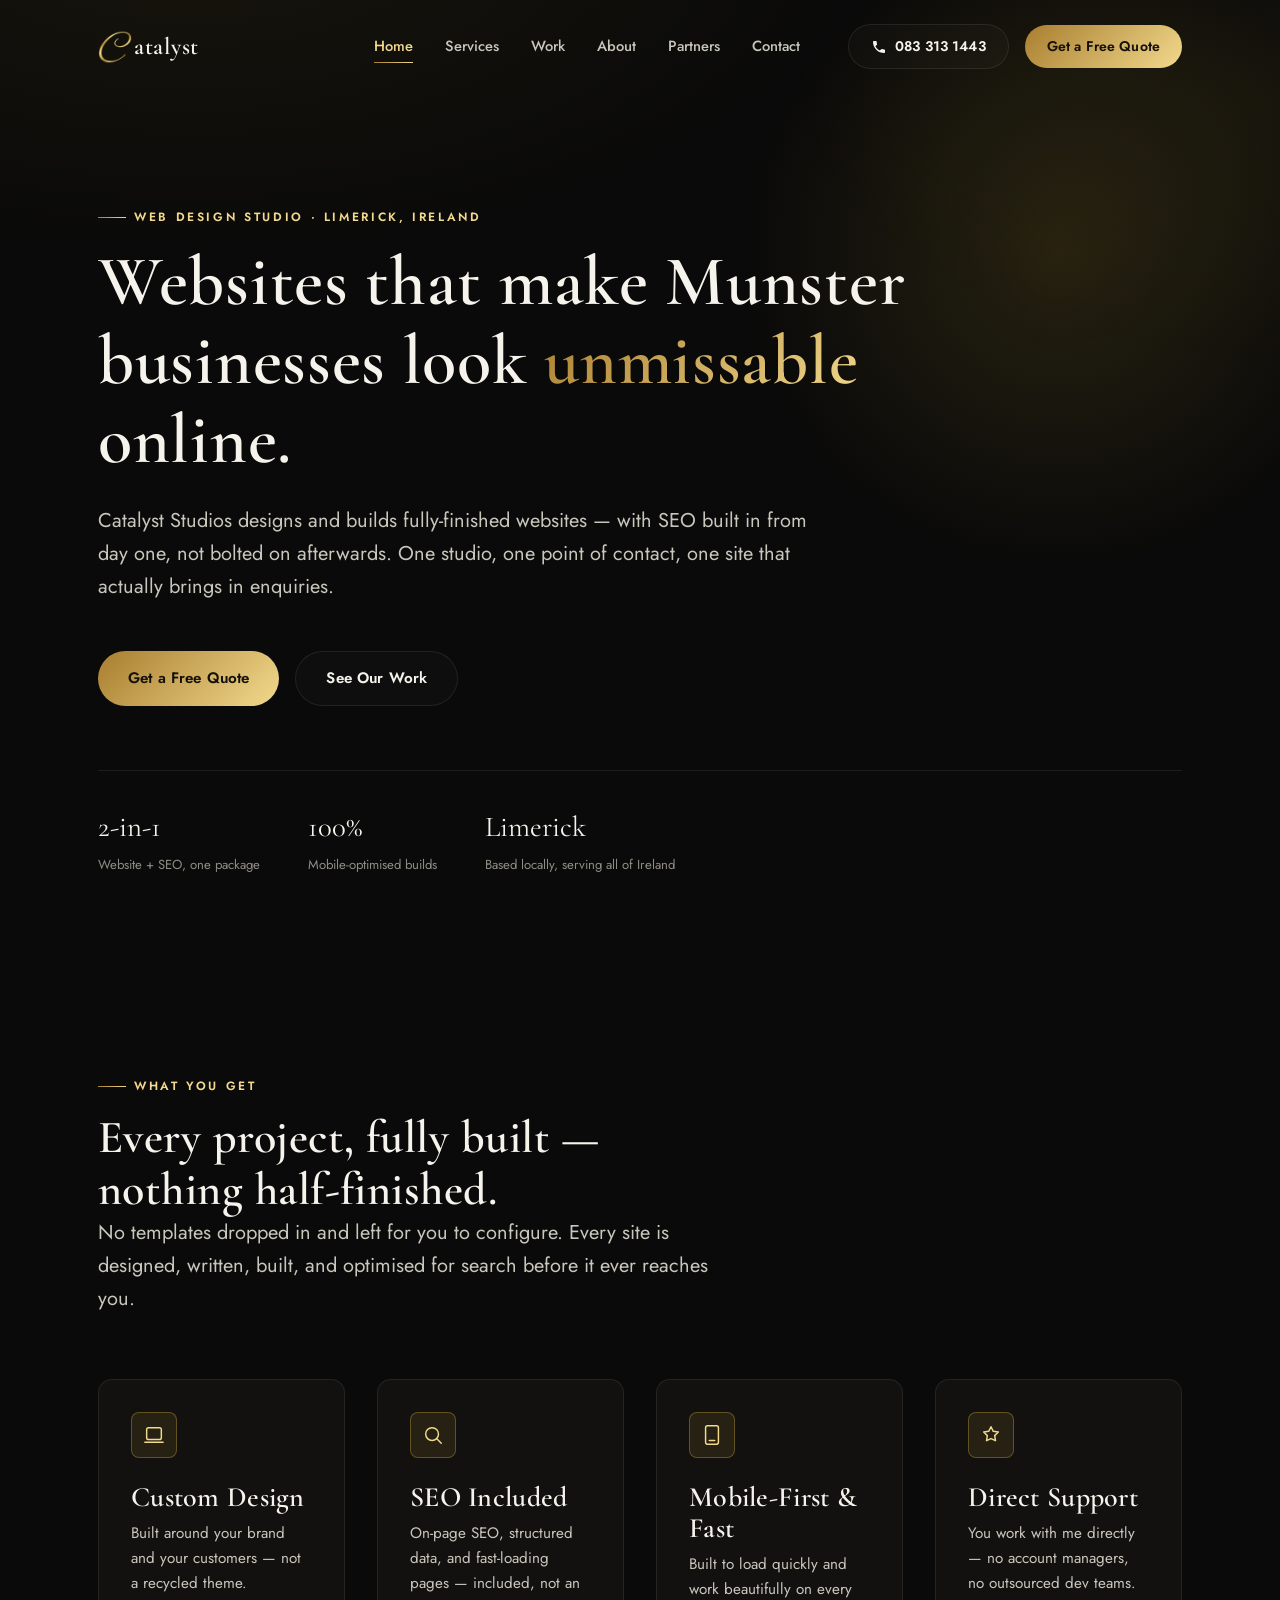
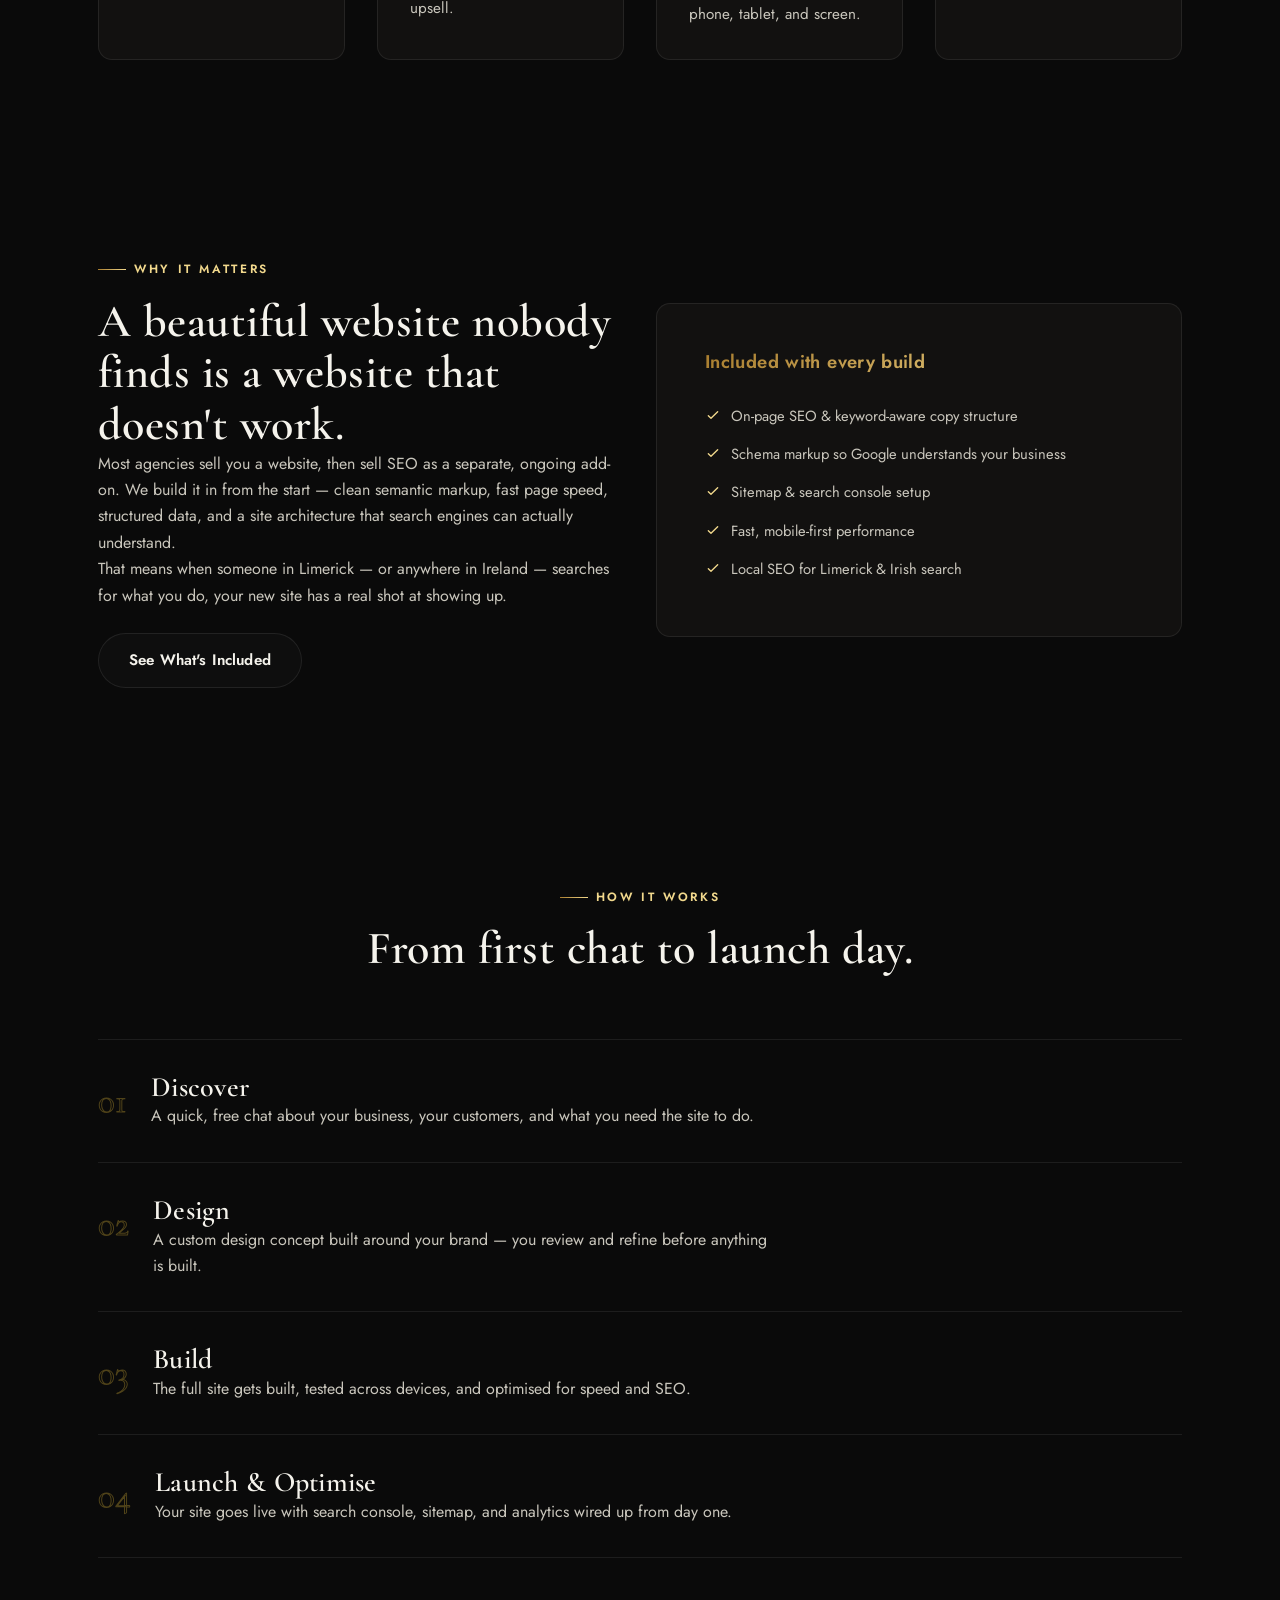
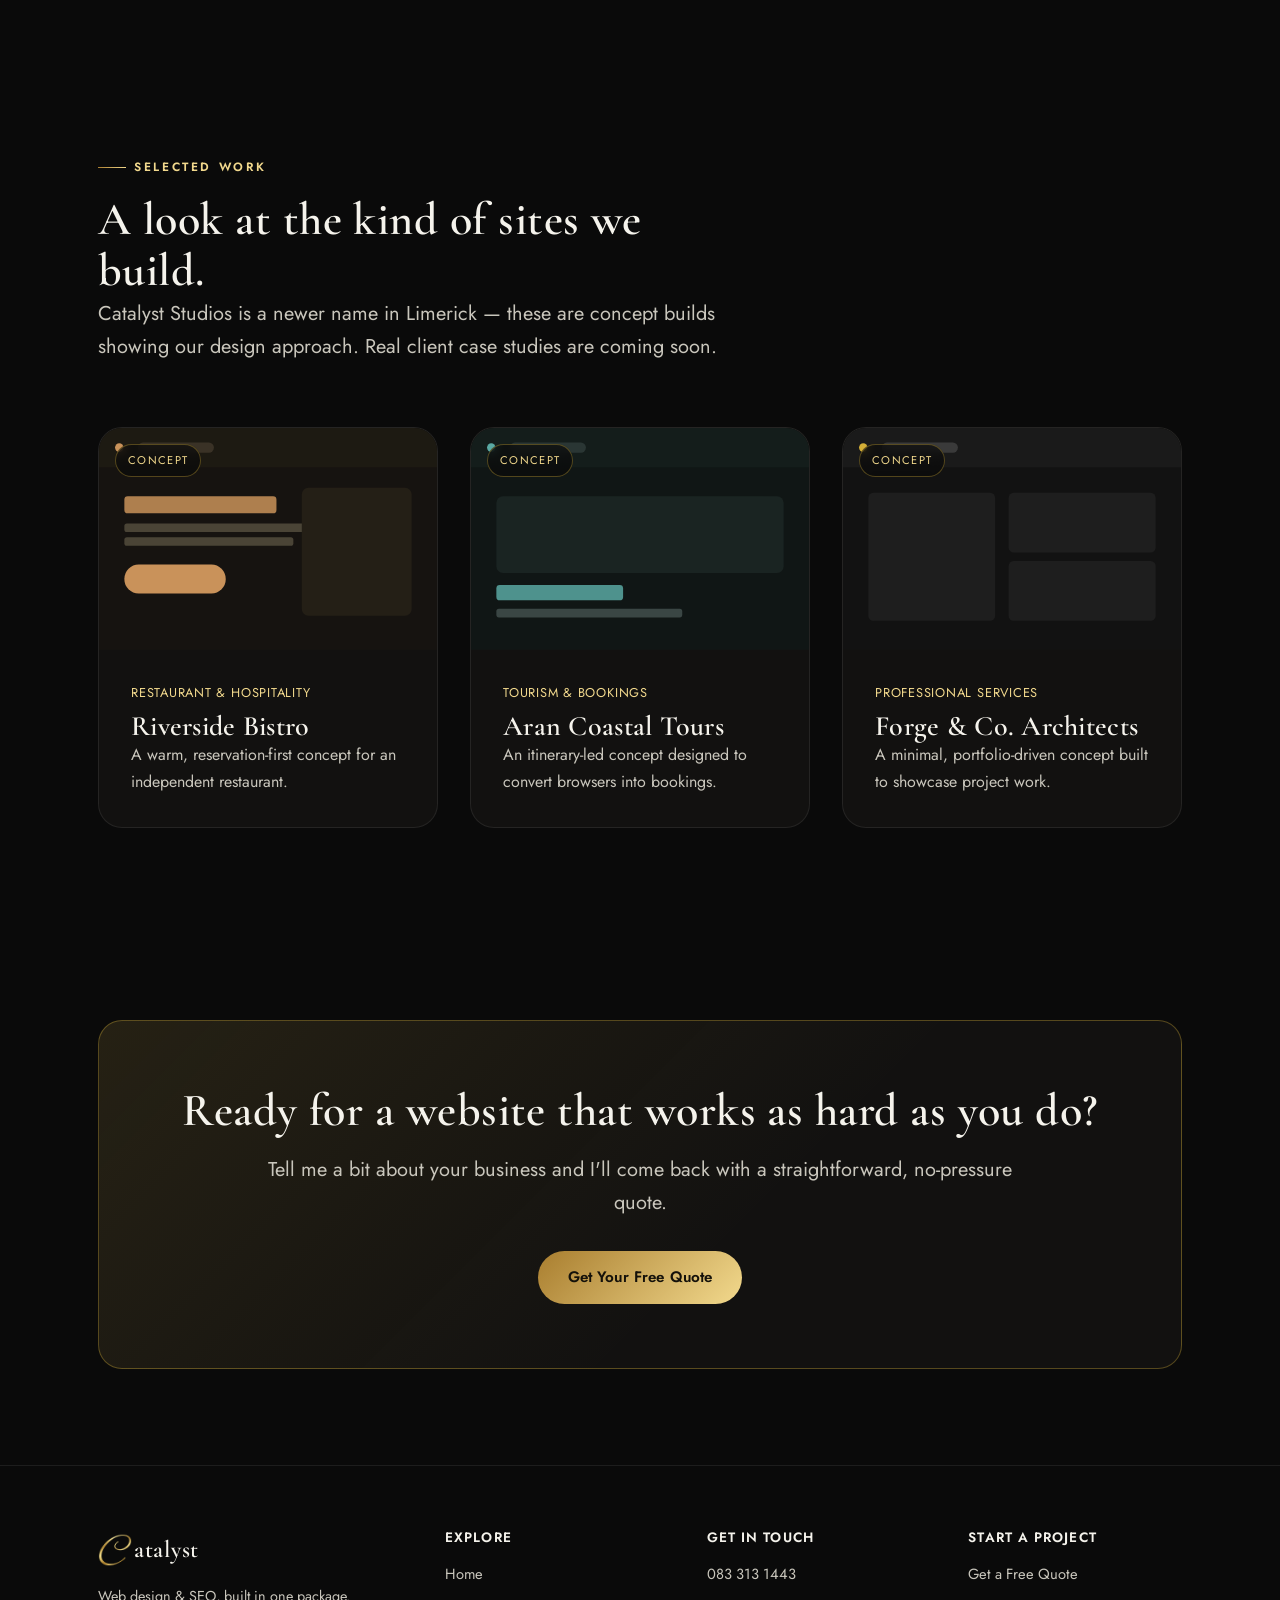
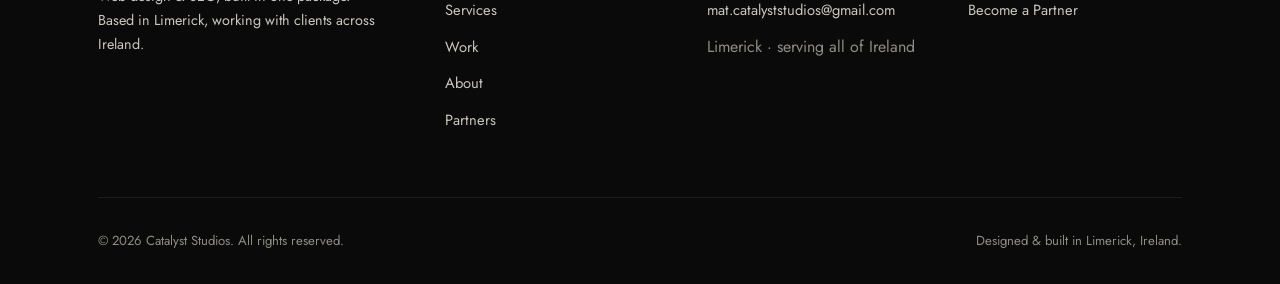
<file: index.html>
<!DOCTYPE html>
<html lang="en-IE">
<head>
<meta charset="UTF-8">
<meta name="viewport" content="width=device-width, initial-scale=1">
<title>Catalyst Studios | Web Design & SEO in Limerick, Ireland</title>
<meta name="description" content="Catalyst Studios designs fully-built, fast-loading websites with SEO included — based in Limerick, serving businesses across Ireland. Get a free quote today.">
<meta name="theme-color" content="#0a0a0a">
<link rel="canonical" href="https://catalyststudios.ie/">

<meta property="og:type" content="website">
<meta property="og:site_name" content="Catalyst Studios">
<meta property="og:title" content="Catalyst Studios | Web Design & SEO in Limerick, Ireland">
<meta property="og:description" content="Fully-built websites with SEO included. Based in Limerick, serving all of Ireland.">
<meta property="og:url" content="https://catalyststudios.ie/">
<meta name="twitter:card" content="summary_large_image">
<meta name="twitter:title" content="Catalyst Studios | Web Design & SEO in Limerick, Ireland">
<meta name="twitter:description" content="Fully-built websites with SEO included. Based in Limerick, serving all of Ireland.">

<link rel="icon" type="image/png" sizes="32x32" href="assets/images/favicon-32.png">
<link rel="icon" type="image/png" sizes="16x16" href="assets/images/favicon-16.png">
<link rel="apple-touch-icon" sizes="180x180" href="assets/images/favicon-180.png">
<link rel="manifest" href="site.webmanifest">

<link rel="preconnect" href="https://fonts.googleapis.com">
<link rel="preconnect" href="https://fonts.gstatic.com" crossorigin>
<link href="https://fonts.googleapis.com/css2?family=Cormorant+Garamond:ital,wght@0,500;0,600;1,500&family=Jost:wght@400;500;600;700&display=swap" rel="stylesheet">

<link rel="stylesheet" href="assets/css/styles.css">

<script type="application/ld+json">
{
  "@context": "https://schema.org",
  "@type": "ProfessionalService",
  "name": "Catalyst Studios",
  "description": "Web design studio building fully-built websites with SEO included, based in Limerick and serving clients across Ireland.",
  "url": "https://catalyststudios.ie/",
  "telephone": "+353833131443",
  "email": "mat.catalyststudios@gmail.com",
  "areaServed": [
    { "@type": "City", "name": "Limerick" },
    { "@type": "Country", "name": "Ireland" }
  ],
  "address": {
    "@type": "PostalAddress",
    "addressLocality": "Limerick",
    "addressCountry": "IE"
  },
  "priceRange": "€€"
}
</script>
</head>
<body>

<a class="skip-link" href="#main">Skip to main content</a>

<!-- ============ HEADER ============ -->
<header class="site-header" id="siteHeader">
  <div class="container header-inner">
    <a href="index.html" class="brand" aria-label="Catalyst Studios — home">
      <img class="brand-mark" src="assets/images/logo-mark.png" alt="" width="34" height="34"><span class="brand-word">atalyst</span>
    </a>

    <nav class="main-nav" id="mainNav" aria-label="Primary">
      <ul class="nav-list">
        <li><a href="index.html" class="nav-link">Home</a></li>
        <li><a href="services.html" class="nav-link">Services</a></li>
        <li><a href="work.html" class="nav-link">Work</a></li>
        <li><a href="about.html" class="nav-link">About</a></li>
        <li><a href="partners.html" class="nav-link">Partners</a></li>
        <li><a href="contact.html" class="nav-link">Contact</a></li>
      </ul>
      <div class="header-cta">
        <a href="tel:+353833131443" class="btn btn-ghost btn-sm">
          <svg width="16" height="16" viewBox="0 0 24 24" fill="none" aria-hidden="true"><path d="M6.6 10.8c1.4 2.8 3.8 5.1 6.6 6.6l2.2-2.2c.3-.3.7-.4 1-.2 1.1.4 2.3.6 3.6.6.6 0 1 .4 1 1V20c0 .6-.4 1-1 1C10.6 21 3 13.4 3 4c0-.6.4-1 1-1h3.5c.6 0 1 .4 1 1 0 1.3.2 2.5.6 3.6.1.4 0 .8-.2 1L6.6 10.8z" fill="currentColor"/></svg>
          <span>083 313 1443</span>
        </a>
        <a href="contact.html" class="btn btn-primary btn-sm">Get a Free Quote</a>
      </div>
    </nav>

    <button class="nav-toggle" id="navToggle" aria-label="Toggle menu" aria-expanded="false" aria-controls="mainNav">
      <span class="nav-toggle-bars"><span></span><span></span><span></span></span>
    </button>
  </div>
  <div class="nav-scrim" id="navScrim"></div>
</header>

<main id="main">

  <!-- ============ HERO ============ -->
  <section class="hero">
    <div class="hero-bg-glow" aria-hidden="true"></div>
    <div class="container">
      <div class="hero-inner" data-reveal>
        <p class="eyebrow">Web Design Studio · Limerick, Ireland</p>
        <h1>Websites that make Munster businesses look <span class="gold-text">unmissable</span> online.</h1>
        <p class="text-lead">Catalyst Studios designs and builds fully-finished websites — with SEO built in from day one, not bolted on afterwards. One studio, one point of contact, one site that actually brings in enquiries.</p>
        <div class="hero-actions">
          <a href="contact.html" class="btn btn-primary">Get a Free Quote</a>
          <a href="work.html" class="btn btn-ghost">See Our Work</a>
        </div>
      </div>
      <div class="hero-meta" data-reveal>
        <div class="hero-meta-item">
          <span class="num">2-in-1</span>
          <span class="label">Website + SEO, one package</span>
        </div>
        <div class="hero-meta-item">
          <span class="num">100%</span>
          <span class="label">Mobile-optimised builds</span>
        </div>
        <div class="hero-meta-item">
          <span class="num">Limerick</span>
          <span class="label">Based locally, serving all of Ireland</span>
        </div>
      </div>
    </div>
  </section>

  <!-- ============ WHAT YOU GET ============ -->
  <section class="section">
    <div class="container">
      <div class="section-head" data-reveal>
        <p class="eyebrow">What You Get</p>
        <h2>Every project, fully built — nothing half-finished.</h2>
        <p class="text-lead">No templates dropped in and left for you to configure. Every site is designed, written, built, and optimised for search before it ever reaches you.</p>
      </div>

      <div class="grid grid-4" data-reveal-group>
        <div class="card" data-reveal style="--i:0">
          <div class="card-icon"><svg width="22" height="22" viewBox="0 0 24 24" fill="none"><path d="M4 6a2 2 0 012-2h12a2 2 0 012 2v9a2 2 0 01-2 2H6a2 2 0 01-2-2V6z" stroke="currentColor" stroke-width="1.6"/><path d="M2 20h20" stroke="currentColor" stroke-width="1.6" stroke-linecap="round"/></svg></div>
          <h3>Custom Design</h3>
          <p>Built around your brand and your customers — not a recycled theme.</p>
        </div>
        <div class="card" data-reveal style="--i:1">
          <div class="card-icon"><svg width="22" height="22" viewBox="0 0 24 24" fill="none"><path d="M11 4a7 7 0 100 14 7 7 0 000-14z" stroke="currentColor" stroke-width="1.6"/><path d="M21 21l-4.3-4.3" stroke="currentColor" stroke-width="1.6" stroke-linecap="round"/></svg></div>
          <h3>SEO Included</h3>
          <p>On-page SEO, structured data, and fast-loading pages — included, not an upsell.</p>
        </div>
        <div class="card" data-reveal style="--i:2">
          <div class="card-icon"><svg width="22" height="22" viewBox="0 0 24 24" fill="none"><rect x="5" y="2" width="14" height="20" rx="2" stroke="currentColor" stroke-width="1.6"/><path d="M9 18h6" stroke="currentColor" stroke-width="1.6" stroke-linecap="round"/></svg></div>
          <h3>Mobile-First & Fast</h3>
          <p>Built to load quickly and work beautifully on every phone, tablet, and screen.</p>
        </div>
        <div class="card" data-reveal style="--i:3">
          <div class="card-icon"><svg width="22" height="22" viewBox="0 0 24 24" fill="none"><path d="M12 3l2.5 5 5.5.8-4 3.9.9 5.5L12 15.9 7.1 18.2l.9-5.5-4-3.9 5.5-.8L12 3z" stroke="currentColor" stroke-width="1.6" stroke-linejoin="round"/></svg></div>
          <h3>Direct Support</h3>
          <p>You work with me directly — no account managers, no outsourced dev teams.</p>
        </div>
      </div>
    </div>
  </section>

  <!-- ============ WHY BUNDLE SEO ============ -->
  <section class="section">
    <div class="container grid grid-2" style="align-items:center;">
      <div data-reveal>
        <p class="eyebrow">Why It Matters</p>
        <h2>A beautiful website nobody finds is a website that doesn't work.</h2>
        <p>Most agencies sell you a website, then sell SEO as a separate, ongoing add-on. We build it in from the start — clean semantic markup, fast page speed, structured data, and a site architecture that search engines can actually understand.</p>
        <p>That means when someone in Limerick — or anywhere in Ireland — searches for what you do, your new site has a real shot at showing up.</p>
        <a href="services.html" class="btn btn-ghost" style="margin-top: var(--sp-4);">See What's Included</a>
      </div>
      <div data-reveal style="--i:1">
        <div class="card" style="padding: var(--sp-6);">
          <h4 class="gold-text" style="margin-bottom: var(--sp-4);">Included with every build</h4>
          <ul class="package-list" style="margin:0;">
            <li><svg width="16" height="16" viewBox="0 0 24 24" fill="none"><path d="M5 13l4 4L19 7" stroke="currentColor" stroke-width="2" stroke-linecap="round" stroke-linejoin="round"/></svg> On-page SEO &amp; keyword-aware copy structure</li>
            <li><svg width="16" height="16" viewBox="0 0 24 24" fill="none"><path d="M5 13l4 4L19 7" stroke="currentColor" stroke-width="2" stroke-linecap="round" stroke-linejoin="round"/></svg> Schema markup so Google understands your business</li>
            <li><svg width="16" height="16" viewBox="0 0 24 24" fill="none"><path d="M5 13l4 4L19 7" stroke="currentColor" stroke-width="2" stroke-linecap="round" stroke-linejoin="round"/></svg> Sitemap &amp; search console setup</li>
            <li><svg width="16" height="16" viewBox="0 0 24 24" fill="none"><path d="M5 13l4 4L19 7" stroke="currentColor" stroke-width="2" stroke-linecap="round" stroke-linejoin="round"/></svg> Fast, mobile-first performance</li>
            <li><svg width="16" height="16" viewBox="0 0 24 24" fill="none"><path d="M5 13l4 4L19 7" stroke="currentColor" stroke-width="2" stroke-linecap="round" stroke-linejoin="round"/></svg> Local SEO for Limerick &amp; Irish search</li>
          </ul>
        </div>
      </div>
    </div>
  </section>

  <!-- ============ PROCESS ============ -->
  <section class="section">
    <div class="container">
      <div class="section-head center" data-reveal>
        <p class="eyebrow">How It Works</p>
        <h2>From first chat to launch day.</h2>
      </div>
      <div class="process-steps" data-reveal-group>
        <div class="process-step" data-reveal style="--i:0">
          <span class="step-num">01</span>
          <div><h3>Discover</h3><p>A quick, free chat about your business, your customers, and what you need the site to do.</p></div>
        </div>
        <div class="process-step" data-reveal style="--i:1">
          <span class="step-num">02</span>
          <div><h3>Design</h3><p>A custom design concept built around your brand — you review and refine before anything is built.</p></div>
        </div>
        <div class="process-step" data-reveal style="--i:2">
          <span class="step-num">03</span>
          <div><h3>Build</h3><p>The full site gets built, tested across devices, and optimised for speed and SEO.</p></div>
        </div>
        <div class="process-step" data-reveal style="--i:3">
          <span class="step-num">04</span>
          <div><h3>Launch &amp; Optimise</h3><p>Your site goes live with search console, sitemap, and analytics wired up from day one.</p></div>
        </div>
      </div>
    </div>
  </section>

  <!-- ============ WORK TEASER ============ -->
  <section class="section">
    <div class="container">
      <div class="section-head" data-reveal>
        <p class="eyebrow">Selected Work</p>
        <h2>A look at the kind of sites we build.</h2>
        <p class="text-lead">Catalyst Studios is a newer name in Limerick — these are concept builds showing our design approach. Real client case studies are coming soon.</p>
      </div>

      <div class="grid grid-3" data-reveal-group>
        <a href="work.html#riverside" class="case-card" data-reveal style="--i:0; text-decoration:none;">
          <div class="case-media">
            <span class="case-tag">Concept</span>
            <svg viewBox="0 0 400 260" width="100%" height="100%" preserveAspectRatio="none" aria-hidden="true">
              <rect width="400" height="260" fill="#161310"/>
              <rect x="0" y="0" width="400" height="46" fill="#1d1a12"/>
              <circle cx="24" cy="23" r="5" fill="#c9925a"/>
              <rect x="46" y="17" width="90" height="12" rx="6" fill="#3a3226"/>
              <rect x="30" y="80" width="180" height="20" rx="4" fill="#c9925a" opacity="0.85"/>
              <rect x="30" y="112" width="240" height="10" rx="3" fill="#4a4436"/>
              <rect x="30" y="128" width="200" height="10" rx="3" fill="#4a4436"/>
              <rect x="30" y="160" width="120" height="34" rx="17" fill="#c9925a"/>
              <rect x="240" y="70" width="130" height="150" rx="8" fill="#241f16"/>
            </svg>
          </div>
          <div class="case-body">
            <p class="kicker">Restaurant &amp; Hospitality</p>
            <h3>Riverside Bistro</h3>
            <p>A warm, reservation-first concept for an independent restaurant.</p>
          </div>
        </a>

        <a href="work.html#aran" class="case-card" data-reveal style="--i:1; text-decoration:none;">
          <div class="case-media">
            <span class="case-tag">Concept</span>
            <svg viewBox="0 0 400 260" width="100%" height="100%" preserveAspectRatio="none" aria-hidden="true">
              <rect width="400" height="260" fill="#101615"/>
              <rect x="0" y="0" width="400" height="46" fill="#141d1b"/>
              <circle cx="24" cy="23" r="5" fill="#5aa9a3"/>
              <rect x="46" y="17" width="90" height="12" rx="6" fill="#2a3634"/>
              <rect x="30" y="80" width="340" height="90" rx="8" fill="#1a2422"/>
              <rect x="30" y="184" width="150" height="18" rx="4" fill="#5aa9a3" opacity="0.85"/>
              <rect x="30" y="212" width="220" height="10" rx="3" fill="#3a4644"/>
            </svg>
          </div>
          <div class="case-body">
            <p class="kicker">Tourism &amp; Bookings</p>
            <h3>Aran Coastal Tours</h3>
            <p>An itinerary-led concept designed to convert browsers into bookings.</p>
          </div>
        </a>

        <a href="work.html#forge" class="case-card" data-reveal style="--i:2; text-decoration:none;">
          <div class="case-media">
            <span class="case-tag">Concept</span>
            <svg viewBox="0 0 400 260" width="100%" height="100%" preserveAspectRatio="none" aria-hidden="true">
              <rect width="400" height="260" fill="#121212"/>
              <rect x="0" y="0" width="400" height="46" fill="#1a1a1a"/>
              <circle cx="24" cy="23" r="5" fill="#d4af37"/>
              <rect x="46" y="17" width="90" height="12" rx="6" fill="#3a3a3a"/>
              <rect x="30" y="76" width="150" height="150" rx="6" fill="#1e1e1e"/>
              <rect x="196" y="76" width="174" height="70" rx="6" fill="#1e1e1e"/>
              <rect x="196" y="156" width="174" height="70" rx="6" fill="#1e1e1e"/>
            </svg>
          </div>
          <div class="case-body">
            <p class="kicker">Professional Services</p>
            <h3>Forge &amp; Co. Architects</h3>
            <p>A minimal, portfolio-driven concept built to showcase project work.</p>
          </div>
        </a>
      </div>
    </div>
  </section>

  <!-- ============ CTA BAND ============ -->
  <section class="section">
    <div class="container">
      <div class="cta-band" data-reveal>
        <h2>Ready for a website that works as hard as you do?</h2>
        <p class="text-lead" style="margin-inline:auto; margin-top: var(--sp-3);">Tell me a bit about your business and I'll come back with a straightforward, no-pressure quote.</p>
        <div class="hero-actions" style="justify-content:center; margin-top: var(--sp-5);">
          <a href="contact.html" class="btn btn-primary">Get Your Free Quote</a>
        </div>
      </div>
    </div>
  </section>

</main>

<!-- ============ FOOTER ============ -->
<footer class="site-footer">
  <div class="container">
    <div class="footer-grid">
      <div class="footer-col">
        <a href="index.html" class="brand" aria-label="Catalyst Studios — home">
          <img class="brand-mark" src="assets/images/logo-mark.png" alt="" width="34" height="34"><span class="brand-word">atalyst</span>
        </a>
        <p style="margin-top: var(--sp-3); font-size: 0.9rem; max-width: 32ch;">Web design &amp; SEO, built in one package. Based in Limerick, working with clients across Ireland.</p>
      </div>
      <div class="footer-col">
        <h4>Explore</h4>
        <ul>
          <li><a href="index.html">Home</a></li>
          <li><a href="services.html">Services</a></li>
          <li><a href="work.html">Work</a></li>
          <li><a href="about.html">About</a></li>
          <li><a href="partners.html">Partners</a></li>
        </ul>
      </div>
      <div class="footer-col">
        <h4>Get In Touch</h4>
        <ul>
          <li><a href="tel:+353833131443">083 313 1443</a></li>
          <li><a href="mailto:mat.catalyststudios@gmail.com">mat.catalyststudios@gmail.com</a></li>
          <li><span class="text-mute">Limerick · serving all of Ireland</span></li>
        </ul>
      </div>
      <div class="footer-col">
        <h4>Start a Project</h4>
        <ul>
          <li><a href="contact.html">Get a Free Quote</a></li>
          <li><a href="partners.html">Become a Partner</a></li>
        </ul>
      </div>
    </div>
    <div class="footer-bottom">
      <span>© <span data-year></span> Catalyst Studios. All rights reserved.</span>
      <span>Designed &amp; built in Limerick, Ireland.</span>
    </div>
  </div>
</footer>

<script src="assets/js/main.js"></script>
</body>
</html>
</file>
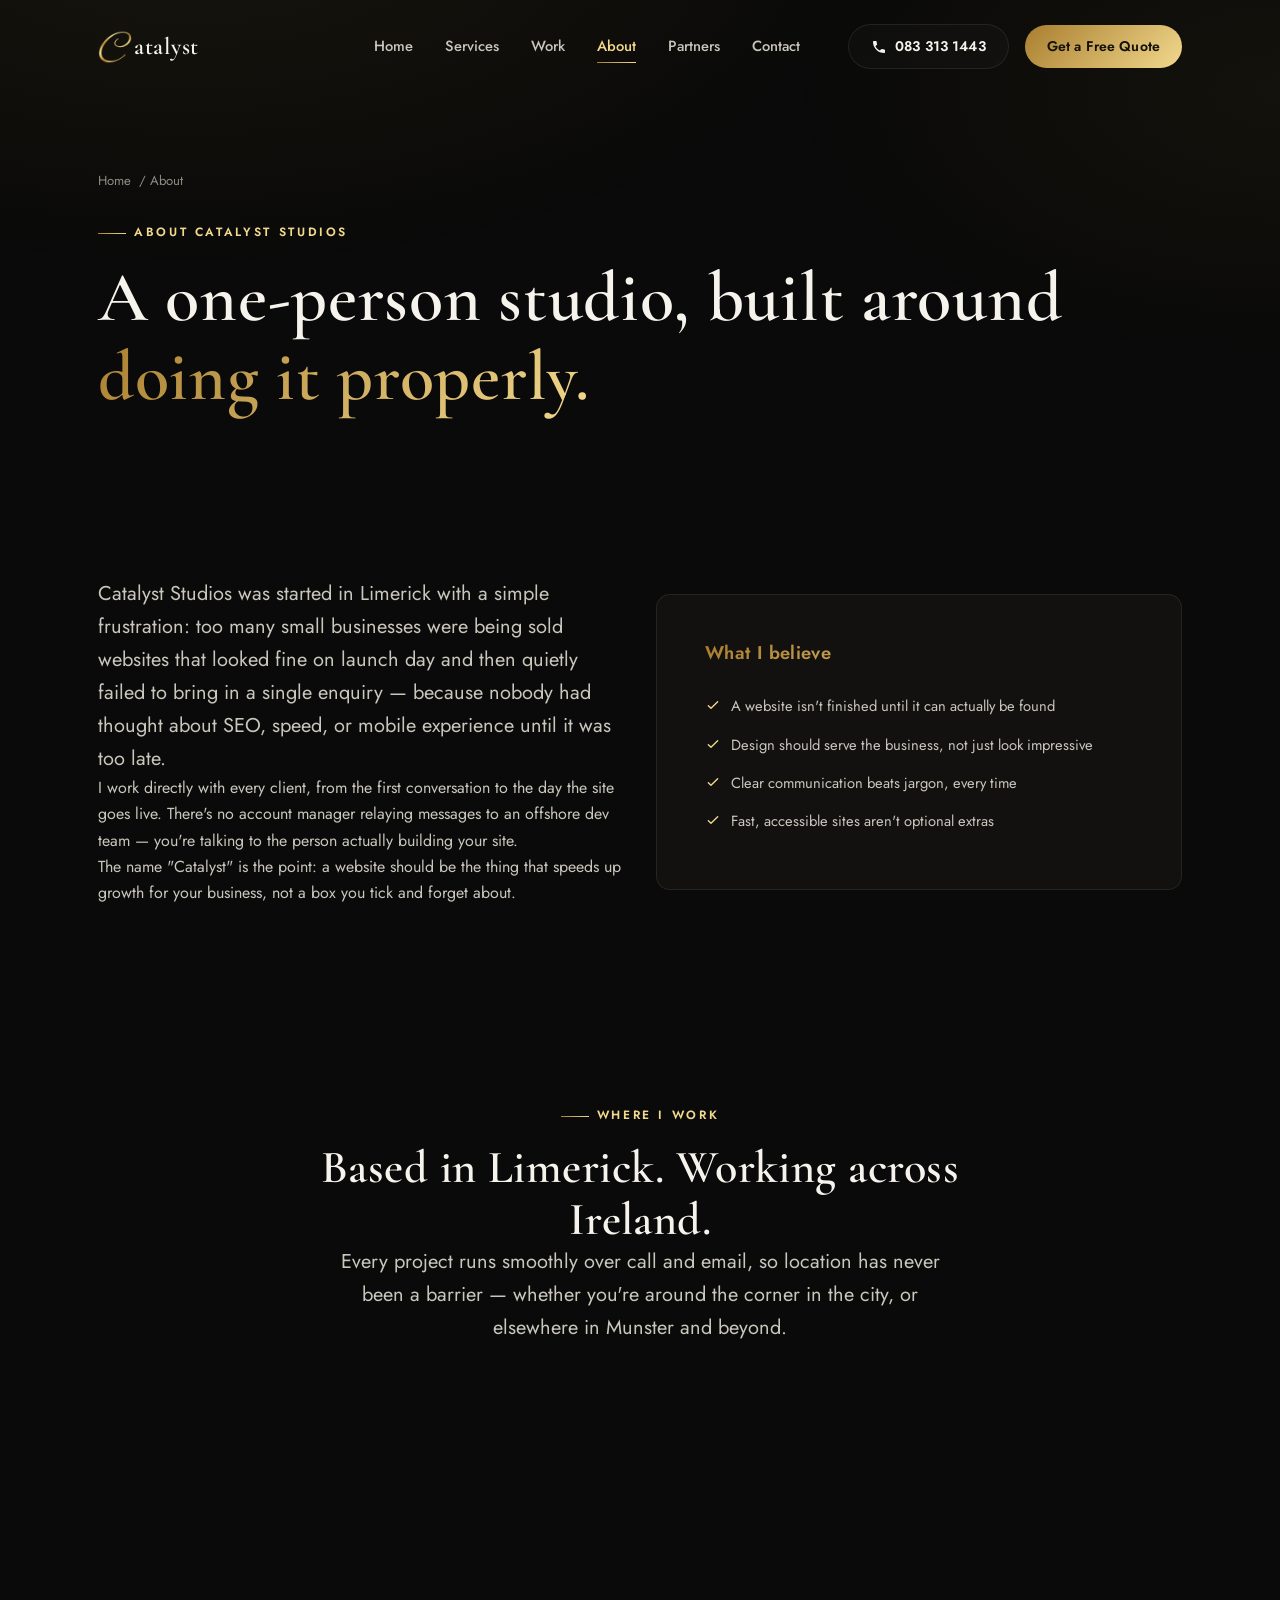
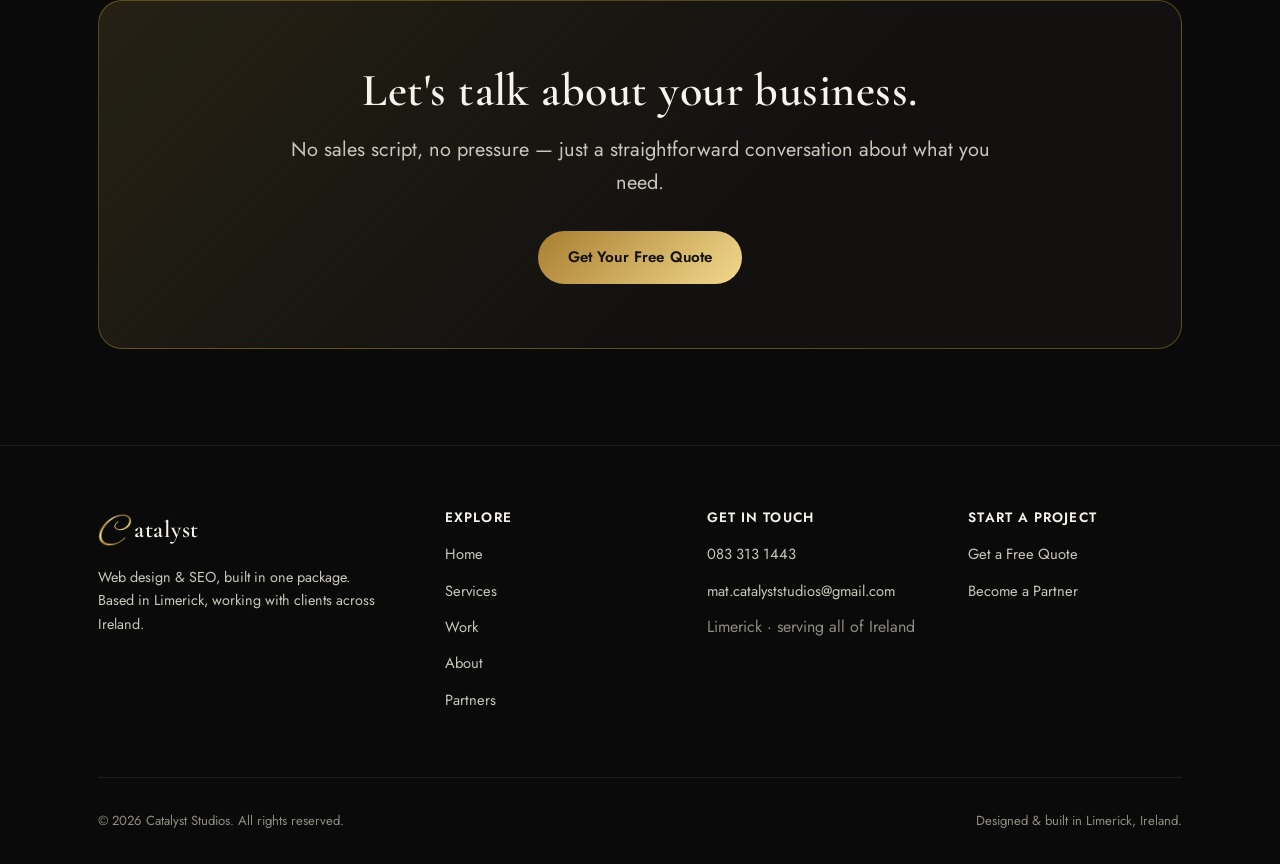
<file: about.html>
<!DOCTYPE html>
<html lang="en-IE">
<head>
<meta charset="UTF-8">
<meta name="viewport" content="width=device-width, initial-scale=1">
<title>About Catalyst Studios | Web Design, Limerick</title>
<meta name="description" content="Catalyst Studios is a Limerick-based web design studio building custom, SEO-ready websites for businesses across Ireland. Meet the studio behind the work.">
<meta name="theme-color" content="#0a0a0a">
<link rel="canonical" href="https://catalyststudios.ie/about.html">

<meta property="og:type" content="website">
<meta property="og:site_name" content="Catalyst Studios">
<meta property="og:title" content="About Catalyst Studios">
<meta property="og:description" content="A Limerick-based web design studio building custom, SEO-ready websites for Irish businesses.">
<meta property="og:url" content="https://catalyststudios.ie/about.html">
<meta name="twitter:card" content="summary_large_image">

<link rel="icon" type="image/png" sizes="32x32" href="assets/images/favicon-32.png">
<link rel="icon" type="image/png" sizes="16x16" href="assets/images/favicon-16.png">
<link rel="apple-touch-icon" sizes="180x180" href="assets/images/favicon-180.png">
<link rel="manifest" href="site.webmanifest">

<link rel="preconnect" href="https://fonts.googleapis.com">
<link rel="preconnect" href="https://fonts.gstatic.com" crossorigin>
<link href="https://fonts.googleapis.com/css2?family=Cormorant+Garamond:ital,wght@0,500;0,600;1,500&family=Jost:wght@400;500;600;700&display=swap" rel="stylesheet">

<link rel="stylesheet" href="assets/css/styles.css">
</head>
<body>

<a class="skip-link" href="#main">Skip to main content</a>

<header class="site-header" id="siteHeader">
  <div class="container header-inner">
    <a href="index.html" class="brand" aria-label="Catalyst Studios — home">
      <img class="brand-mark" src="assets/images/logo-mark.png" alt="" width="34" height="34"><span class="brand-word">atalyst</span>
    </a>
    <nav class="main-nav" id="mainNav" aria-label="Primary">
      <ul class="nav-list">
        <li><a href="index.html" class="nav-link">Home</a></li>
        <li><a href="services.html" class="nav-link">Services</a></li>
        <li><a href="work.html" class="nav-link">Work</a></li>
        <li><a href="about.html" class="nav-link">About</a></li>
        <li><a href="partners.html" class="nav-link">Partners</a></li>
        <li><a href="contact.html" class="nav-link">Contact</a></li>
      </ul>
      <div class="header-cta">
        <a href="tel:+353833131443" class="btn btn-ghost btn-sm">
          <svg width="16" height="16" viewBox="0 0 24 24" fill="none" aria-hidden="true"><path d="M6.6 10.8c1.4 2.8 3.8 5.1 6.6 6.6l2.2-2.2c.3-.3.7-.4 1-.2 1.1.4 2.3.6 3.6.6.6 0 1 .4 1 1V20c0 .6-.4 1-1 1C10.6 21 3 13.4 3 4c0-.6.4-1 1-1h3.5c.6 0 1 .4 1 1 0 1.3.2 2.5.6 3.6.1.4 0 .8-.2 1L6.6 10.8z" fill="currentColor"/></svg>
          <span>083 313 1443</span>
        </a>
        <a href="contact.html" class="btn btn-primary btn-sm">Get a Free Quote</a>
      </div>
    </nav>
    <button class="nav-toggle" id="navToggle" aria-label="Toggle menu" aria-expanded="false" aria-controls="mainNav">
      <span class="nav-toggle-bars"><span></span><span></span><span></span></span>
    </button>
  </div>
  <div class="nav-scrim" id="navScrim"></div>
</header>

<main id="main">

  <section class="page-hero">
    <div class="container">
      <p class="breadcrumb"><a href="index.html">Home</a> / About</p>
      <div data-reveal>
        <p class="eyebrow">About Catalyst Studios</p>
        <h1>A one-person studio, built around <span class="gold-text">doing it properly.</span></h1>
      </div>
    </div>
  </section>

  <section class="section">
    <div class="container grid grid-2" style="align-items:center;">
      <div data-reveal>
        <p class="text-lead">Catalyst Studios was started in Limerick with a simple frustration: too many small businesses were being sold websites that looked fine on launch day and then quietly failed to bring in a single enquiry — because nobody had thought about SEO, speed, or mobile experience until it was too late.</p>
        <p>I work directly with every client, from the first conversation to the day the site goes live. There's no account manager relaying messages to an offshore dev team — you're talking to the person actually building your site.</p>
        <p>The name "Catalyst" is the point: a website should be the thing that speeds up growth for your business, not a box you tick and forget about.</p>
      </div>
      <div data-reveal style="--i:1">
        <div class="card" style="padding: var(--sp-6);">
          <h4 class="gold-text" style="margin-bottom: var(--sp-4);">What I believe</h4>
          <ul class="package-list" style="margin:0;">
            <li><svg width="16" height="16" viewBox="0 0 24 24" fill="none"><path d="M5 13l4 4L19 7" stroke="currentColor" stroke-width="2" stroke-linecap="round" stroke-linejoin="round"/></svg>A website isn't finished until it can actually be found</li>
            <li><svg width="16" height="16" viewBox="0 0 24 24" fill="none"><path d="M5 13l4 4L19 7" stroke="currentColor" stroke-width="2" stroke-linecap="round" stroke-linejoin="round"/></svg>Design should serve the business, not just look impressive</li>
            <li><svg width="16" height="16" viewBox="0 0 24 24" fill="none"><path d="M5 13l4 4L19 7" stroke="currentColor" stroke-width="2" stroke-linecap="round" stroke-linejoin="round"/></svg>Clear communication beats jargon, every time</li>
            <li><svg width="16" height="16" viewBox="0 0 24 24" fill="none"><path d="M5 13l4 4L19 7" stroke="currentColor" stroke-width="2" stroke-linecap="round" stroke-linejoin="round"/></svg>Fast, accessible sites aren't optional extras</li>
          </ul>
        </div>
      </div>
    </div>
  </section>

  <section class="section">
    <div class="container">
      <div class="section-head center" data-reveal>
        <p class="eyebrow">Where I Work</p>
        <h2>Based in Limerick. Working across Ireland.</h2>
        <p class="text-lead">Every project runs smoothly over call and email, so location has never been a barrier — whether you're around the corner in the city, or elsewhere in Munster and beyond.</p>
      </div>
    </div>
  </section>

  <section class="section">
    <div class="container">
      <div class="cta-band" data-reveal>
        <h2>Let's talk about your business.</h2>
        <p class="text-lead" style="margin-inline:auto; margin-top: var(--sp-3);">No sales script, no pressure — just a straightforward conversation about what you need.</p>
        <div class="hero-actions" style="justify-content:center; margin-top: var(--sp-5);">
          <a href="contact.html" class="btn btn-primary">Get Your Free Quote</a>
        </div>
      </div>
    </div>
  </section>

</main>

<footer class="site-footer">
  <div class="container">
    <div class="footer-grid">
      <div class="footer-col">
        <a href="index.html" class="brand" aria-label="Catalyst Studios — home">
          <img class="brand-mark" src="assets/images/logo-mark.png" alt="" width="34" height="34"><span class="brand-word">atalyst</span>
        </a>
        <p style="margin-top: var(--sp-3); font-size: 0.9rem; max-width: 32ch;">Web design &amp; SEO, built in one package. Based in Limerick, working with clients across Ireland.</p>
      </div>
      <div class="footer-col">
        <h4>Explore</h4>
        <ul>
          <li><a href="index.html">Home</a></li>
          <li><a href="services.html">Services</a></li>
          <li><a href="work.html">Work</a></li>
          <li><a href="about.html">About</a></li>
          <li><a href="partners.html">Partners</a></li>
        </ul>
      </div>
      <div class="footer-col">
        <h4>Get In Touch</h4>
        <ul>
          <li><a href="tel:+353833131443">083 313 1443</a></li>
          <li><a href="mailto:mat.catalyststudios@gmail.com">mat.catalyststudios@gmail.com</a></li>
          <li><span class="text-mute">Limerick · serving all of Ireland</span></li>
        </ul>
      </div>
      <div class="footer-col">
        <h4>Start a Project</h4>
        <ul>
          <li><a href="contact.html">Get a Free Quote</a></li>
          <li><a href="partners.html">Become a Partner</a></li>
        </ul>
      </div>
    </div>
    <div class="footer-bottom">
      <span>© <span data-year></span> Catalyst Studios. All rights reserved.</span>
      <span>Designed &amp; built in Limerick, Ireland.</span>
    </div>
  </div>
</footer>

<script src="assets/js/main.js"></script>
</body>
</html>
</file>
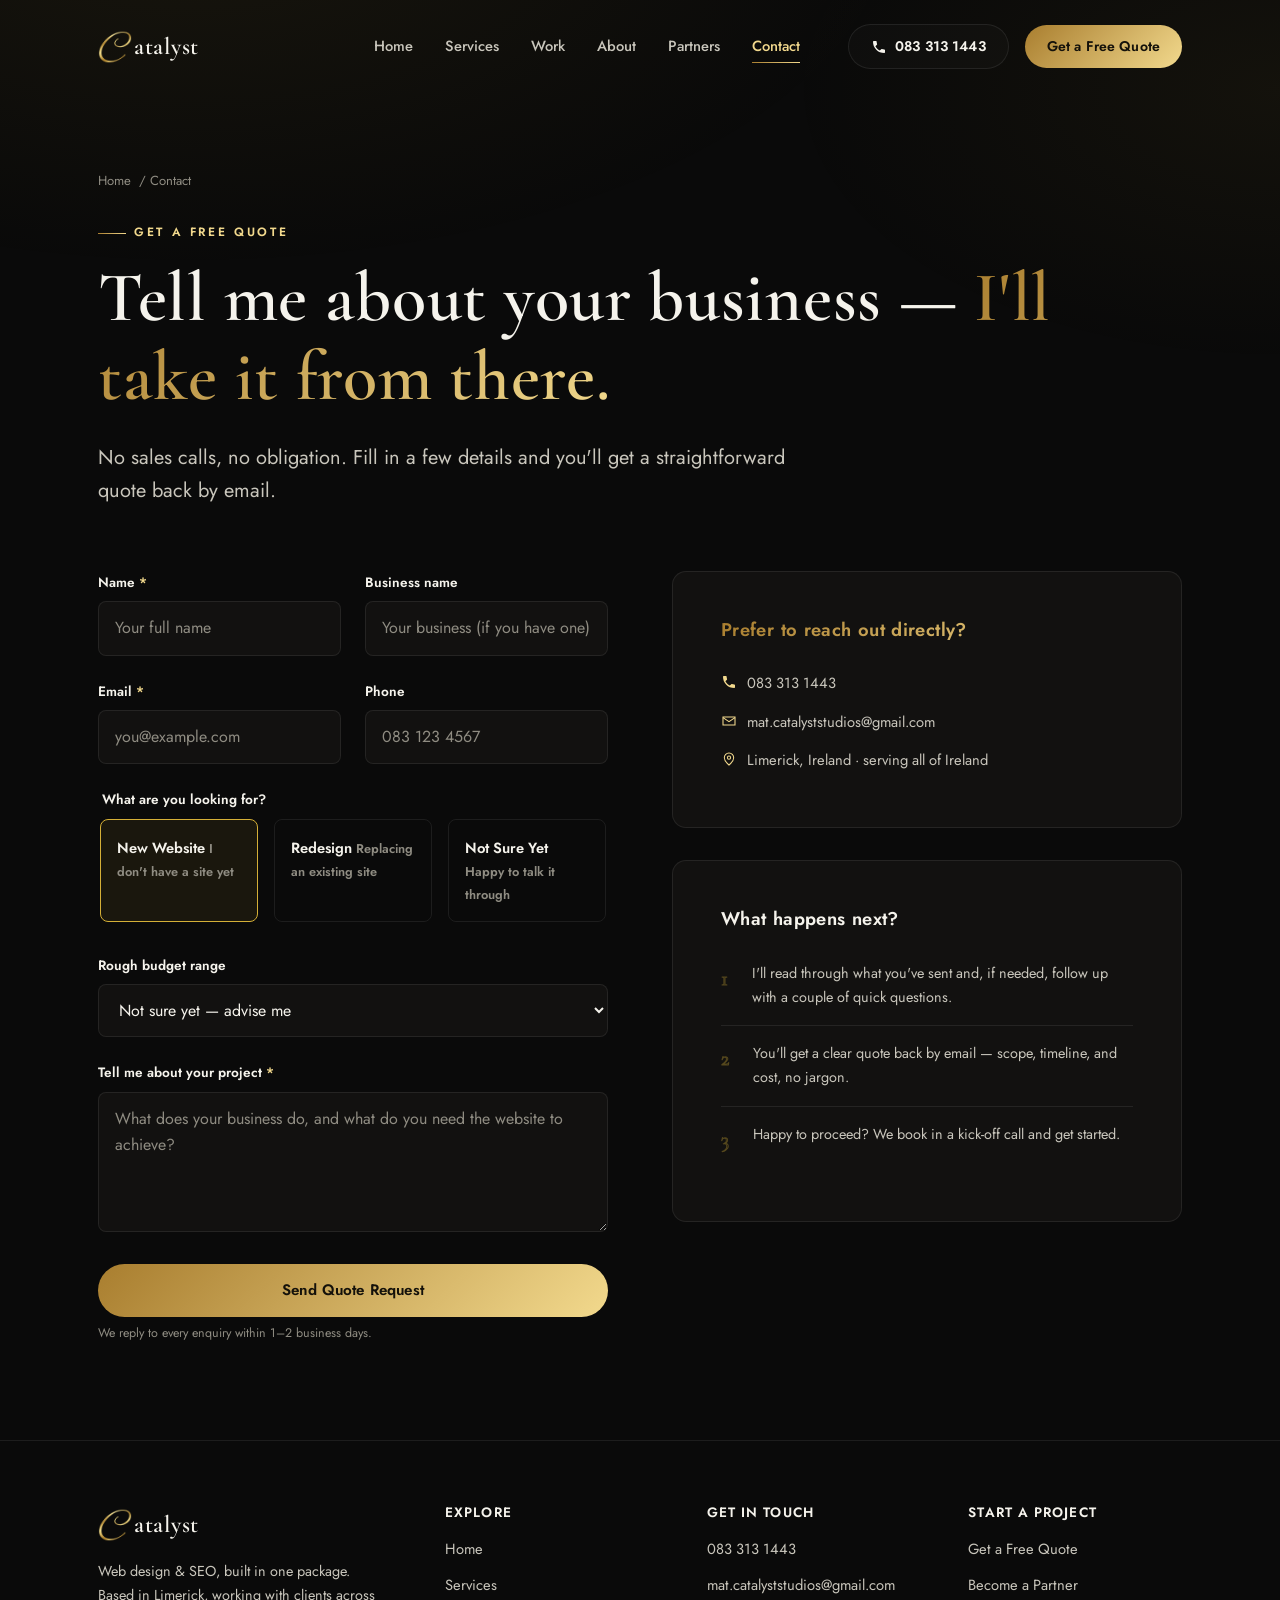
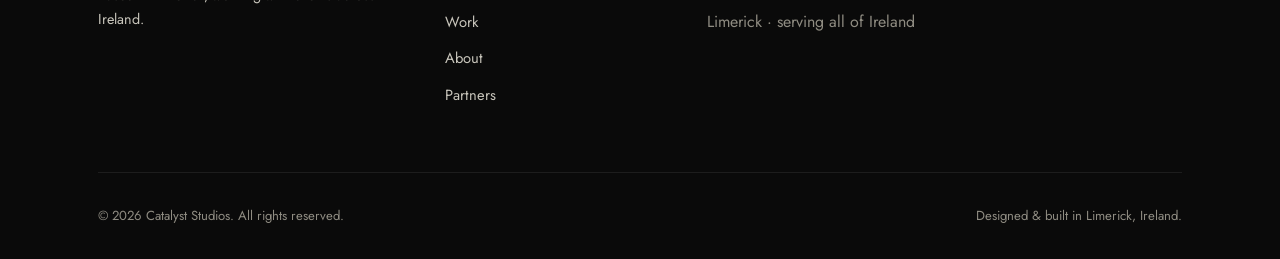
<file: contact.html>
<!DOCTYPE html>
<html lang="en-IE">
<head>
<meta charset="UTF-8">
<meta name="viewport" content="width=device-width, initial-scale=1">
<title>Get a Free Quote | Catalyst Studios, Limerick</title>
<meta name="description" content="Tell us about your business and get a free, no-obligation quote for a fully-built website with SEO included, from Catalyst Studios, Limerick.">
<meta name="theme-color" content="#0a0a0a">
<link rel="canonical" href="https://catalyststudios.ie/contact.html">

<meta property="og:type" content="website">
<meta property="og:site_name" content="Catalyst Studios">
<meta property="og:title" content="Get a Free Quote | Catalyst Studios">
<meta property="og:description" content="Tell us about your business and get a free, no-obligation website quote.">
<meta property="og:url" content="https://catalyststudios.ie/contact.html">
<meta name="twitter:card" content="summary_large_image">

<link rel="icon" type="image/png" sizes="32x32" href="assets/images/favicon-32.png">
<link rel="icon" type="image/png" sizes="16x16" href="assets/images/favicon-16.png">
<link rel="apple-touch-icon" sizes="180x180" href="assets/images/favicon-180.png">
<link rel="manifest" href="site.webmanifest">

<link rel="preconnect" href="https://fonts.googleapis.com">
<link rel="preconnect" href="https://fonts.gstatic.com" crossorigin>
<link href="https://fonts.googleapis.com/css2?family=Cormorant+Garamond:ital,wght@0,500;0,600;1,500&family=Jost:wght@400;500;600;700&display=swap" rel="stylesheet">

<link rel="stylesheet" href="assets/css/styles.css">
</head>
<body>

<a class="skip-link" href="#main">Skip to main content</a>

<header class="site-header" id="siteHeader">
  <div class="container header-inner">
    <a href="index.html" class="brand" aria-label="Catalyst Studios — home">
      <img class="brand-mark" src="assets/images/logo-mark.png" alt="" width="34" height="34"><span class="brand-word">atalyst</span>
    </a>
    <nav class="main-nav" id="mainNav" aria-label="Primary">
      <ul class="nav-list">
        <li><a href="index.html" class="nav-link">Home</a></li>
        <li><a href="services.html" class="nav-link">Services</a></li>
        <li><a href="work.html" class="nav-link">Work</a></li>
        <li><a href="about.html" class="nav-link">About</a></li>
        <li><a href="partners.html" class="nav-link">Partners</a></li>
        <li><a href="contact.html" class="nav-link">Contact</a></li>
      </ul>
      <div class="header-cta">
        <a href="tel:+353833131443" class="btn btn-ghost btn-sm">
          <svg width="16" height="16" viewBox="0 0 24 24" fill="none" aria-hidden="true"><path d="M6.6 10.8c1.4 2.8 3.8 5.1 6.6 6.6l2.2-2.2c.3-.3.7-.4 1-.2 1.1.4 2.3.6 3.6.6.6 0 1 .4 1 1V20c0 .6-.4 1-1 1C10.6 21 3 13.4 3 4c0-.6.4-1 1-1h3.5c.6 0 1 .4 1 1 0 1.3.2 2.5.6 3.6.1.4 0 .8-.2 1L6.6 10.8z" fill="currentColor"/></svg>
          <span>083 313 1443</span>
        </a>
        <a href="contact.html" class="btn btn-primary btn-sm">Get a Free Quote</a>
      </div>
    </nav>
    <button class="nav-toggle" id="navToggle" aria-label="Toggle menu" aria-expanded="false" aria-controls="mainNav">
      <span class="nav-toggle-bars"><span></span><span></span><span></span></span>
    </button>
  </div>
  <div class="nav-scrim" id="navScrim"></div>
</header>

<main id="main">

  <section class="page-hero">
    <div class="container">
      <p class="breadcrumb"><a href="index.html">Home</a> / Contact</p>
      <div data-reveal>
        <p class="eyebrow">Get a Free Quote</p>
        <h1>Tell me about your business — <span class="gold-text">I'll take it from there.</span></h1>
        <p class="text-lead" style="margin-top: var(--sp-4); max-width: 60ch;">No sales calls, no obligation. Fill in a few details and you'll get a straightforward quote back by email.</p>
      </div>
    </div>
  </section>

  <section class="section" style="padding-top: 0;">
    <div class="container grid grid-2" style="align-items:flex-start; gap: var(--sp-7);">

      <div data-reveal>
        <form id="quoteForm" novalidate>
          <input type="hidden" name="access_key" value="3a72f344-602a-4770-b5ff-141a5491b03d">
          <input type="hidden" name="subject" value="New Quote Request — Catalyst Studios">
          <input type="checkbox" name="botcheck" style="display:none" aria-hidden="true" tabindex="-1" autocomplete="off">

          <div class="field-row">
            <div class="field">
              <label for="name">Name <span class="req">*</span></label>
              <input type="text" id="name" name="name" autocomplete="name" required placeholder="Your full name">
            </div>
            <div class="field">
              <label for="business">Business name</label>
              <input type="text" id="business" name="business" autocomplete="organization" placeholder="Your business (if you have one)">
            </div>
          </div>

          <div class="field-row">
            <div class="field">
              <label for="email">Email <span class="req">*</span></label>
              <input type="email" id="email" name="email" autocomplete="email" required placeholder="you@example.com">
            </div>
            <div class="field">
              <label for="phone">Phone</label>
              <input type="tel" id="phone" name="phone" autocomplete="tel" placeholder="083 123 4567">
            </div>
          </div>

          <fieldset class="field">
            <legend style="font-size:0.85rem; font-weight:600; color: var(--ink); margin-bottom: var(--sp-2);">What are you looking for?</legend>
            <div class="radio-card-group">
              <label class="radio-card">
                <input type="radio" name="projectType" value="New website" checked>
                <span class="title">New Website</span>
                <span class="desc">I don't have a site yet</span>
              </label>
              <label class="radio-card">
                <input type="radio" name="projectType" value="Website redesign">
                <span class="title">Redesign</span>
                <span class="desc">Replacing an existing site</span>
              </label>
              <label class="radio-card">
                <input type="radio" name="projectType" value="Not sure yet">
                <span class="title">Not Sure Yet</span>
                <span class="desc">Happy to talk it through</span>
              </label>
            </div>
          </fieldset>

          <div class="field">
            <label for="budget">Rough budget range</label>
            <select id="budget" name="budget">
              <option value="Not sure">Not sure yet — advise me</option>
              <option value="Under €1,000">Under €1,000</option>
              <option value="€1,000 – €2,500">€1,000 – €2,500</option>
              <option value="€2,500 – €5,000">€2,500 – €5,000</option>
              <option value="€5,000+">€5,000+</option>
            </select>
          </div>

          <div class="field">
            <label for="message">Tell me about your project <span class="req">*</span></label>
            <textarea id="message" name="message" required placeholder="What does your business do, and what do you need the website to achieve?"></textarea>
          </div>

          <button type="submit" class="btn btn-primary btn-block" id="quoteSubmit">Send Quote Request</button>
          <p id="formStatus" class="form-status" role="status" aria-live="polite"></p>
          <p class="field-hint">We reply to every enquiry within 1–2 business days.</p>
        </form>
      </div>

      <div data-reveal style="--i:1">
        <div class="card" style="padding: var(--sp-6); margin-bottom: var(--sp-5);">
          <h4 class="gold-text" style="margin-bottom: var(--sp-4);">Prefer to reach out directly?</h4>
          <ul class="package-list" style="margin:0;">
            <li>
              <svg width="16" height="16" viewBox="0 0 24 24" fill="none"><path d="M6.6 10.8c1.4 2.8 3.8 5.1 6.6 6.6l2.2-2.2c.3-.3.7-.4 1-.2 1.1.4 2.3.6 3.6.6.6 0 1 .4 1 1V20c0 .6-.4 1-1 1C10.6 21 3 13.4 3 4c0-.6.4-1 1-1h3.5c.6 0 1 .4 1 1 0 1.3.2 2.5.6 3.6.1.4 0 .8-.2 1L6.6 10.8z" fill="currentColor"/></svg>
              <a href="tel:+353833131443">083 313 1443</a>
            </li>
            <li>
              <svg width="16" height="16" viewBox="0 0 24 24" fill="none"><path d="M3 6h18v12H3z" stroke="currentColor" stroke-width="1.6"/><path d="M3 7l9 6 9-6" stroke="currentColor" stroke-width="1.6"/></svg>
              <a href="mailto:mat.catalyststudios@gmail.com">mat.catalyststudios@gmail.com</a>
            </li>
            <li>
              <svg width="16" height="16" viewBox="0 0 24 24" fill="none"><path d="M12 21s-7-6.1-7-11a7 7 0 1114 0c0 4.9-7 11-7 11z" stroke="currentColor" stroke-width="1.6"/><circle cx="12" cy="10" r="2.4" stroke="currentColor" stroke-width="1.6"/></svg>
              <span>Limerick, Ireland · serving all of Ireland</span>
            </li>
          </ul>
        </div>
        <div class="card" style="padding: var(--sp-6);">
          <h4 style="margin-bottom: var(--sp-3);">What happens next?</h4>
          <div class="process-steps" style="counter-reset:none;">
            <div class="process-step" style="padding-block: var(--sp-3); border-top:none;">
              <span class="step-num" style="font-size:1.3rem;">1</span>
              <p style="font-size:0.9rem;">I'll read through what you've sent and, if needed, follow up with a couple of quick questions.</p>
            </div>
            <div class="process-step" style="padding-block: var(--sp-3);">
              <span class="step-num" style="font-size:1.3rem;">2</span>
              <p style="font-size:0.9rem;">You'll get a clear quote back by email — scope, timeline, and cost, no jargon.</p>
            </div>
            <div class="process-step" style="padding-block: var(--sp-3); border-bottom:none;">
              <span class="step-num" style="font-size:1.3rem;">3</span>
              <p style="font-size:0.9rem;">Happy to proceed? We book in a kick-off call and get started.</p>
            </div>
          </div>
        </div>
      </div>

    </div>
  </section>

</main>

<footer class="site-footer">
  <div class="container">
    <div class="footer-grid">
      <div class="footer-col">
        <a href="index.html" class="brand" aria-label="Catalyst Studios — home">
          <img class="brand-mark" src="assets/images/logo-mark.png" alt="" width="34" height="34"><span class="brand-word">atalyst</span>
        </a>
        <p style="margin-top: var(--sp-3); font-size: 0.9rem; max-width: 32ch;">Web design &amp; SEO, built in one package. Based in Limerick, working with clients across Ireland.</p>
      </div>
      <div class="footer-col">
        <h4>Explore</h4>
        <ul>
          <li><a href="index.html">Home</a></li>
          <li><a href="services.html">Services</a></li>
          <li><a href="work.html">Work</a></li>
          <li><a href="about.html">About</a></li>
          <li><a href="partners.html">Partners</a></li>
        </ul>
      </div>
      <div class="footer-col">
        <h4>Get In Touch</h4>
        <ul>
          <li><a href="tel:+353833131443">083 313 1443</a></li>
          <li><a href="mailto:mat.catalyststudios@gmail.com">mat.catalyststudios@gmail.com</a></li>
          <li><span class="text-mute">Limerick · serving all of Ireland</span></li>
        </ul>
      </div>
      <div class="footer-col">
        <h4>Start a Project</h4>
        <ul>
          <li><a href="contact.html">Get a Free Quote</a></li>
          <li><a href="partners.html">Become a Partner</a></li>
        </ul>
      </div>
    </div>
    <div class="footer-bottom">
      <span>© <span data-year></span> Catalyst Studios. All rights reserved.</span>
      <span>Designed &amp; built in Limerick, Ireland.</span>
    </div>
  </div>
</footer>

<script src="assets/js/main.js"></script>
</body>
</html>
</file>
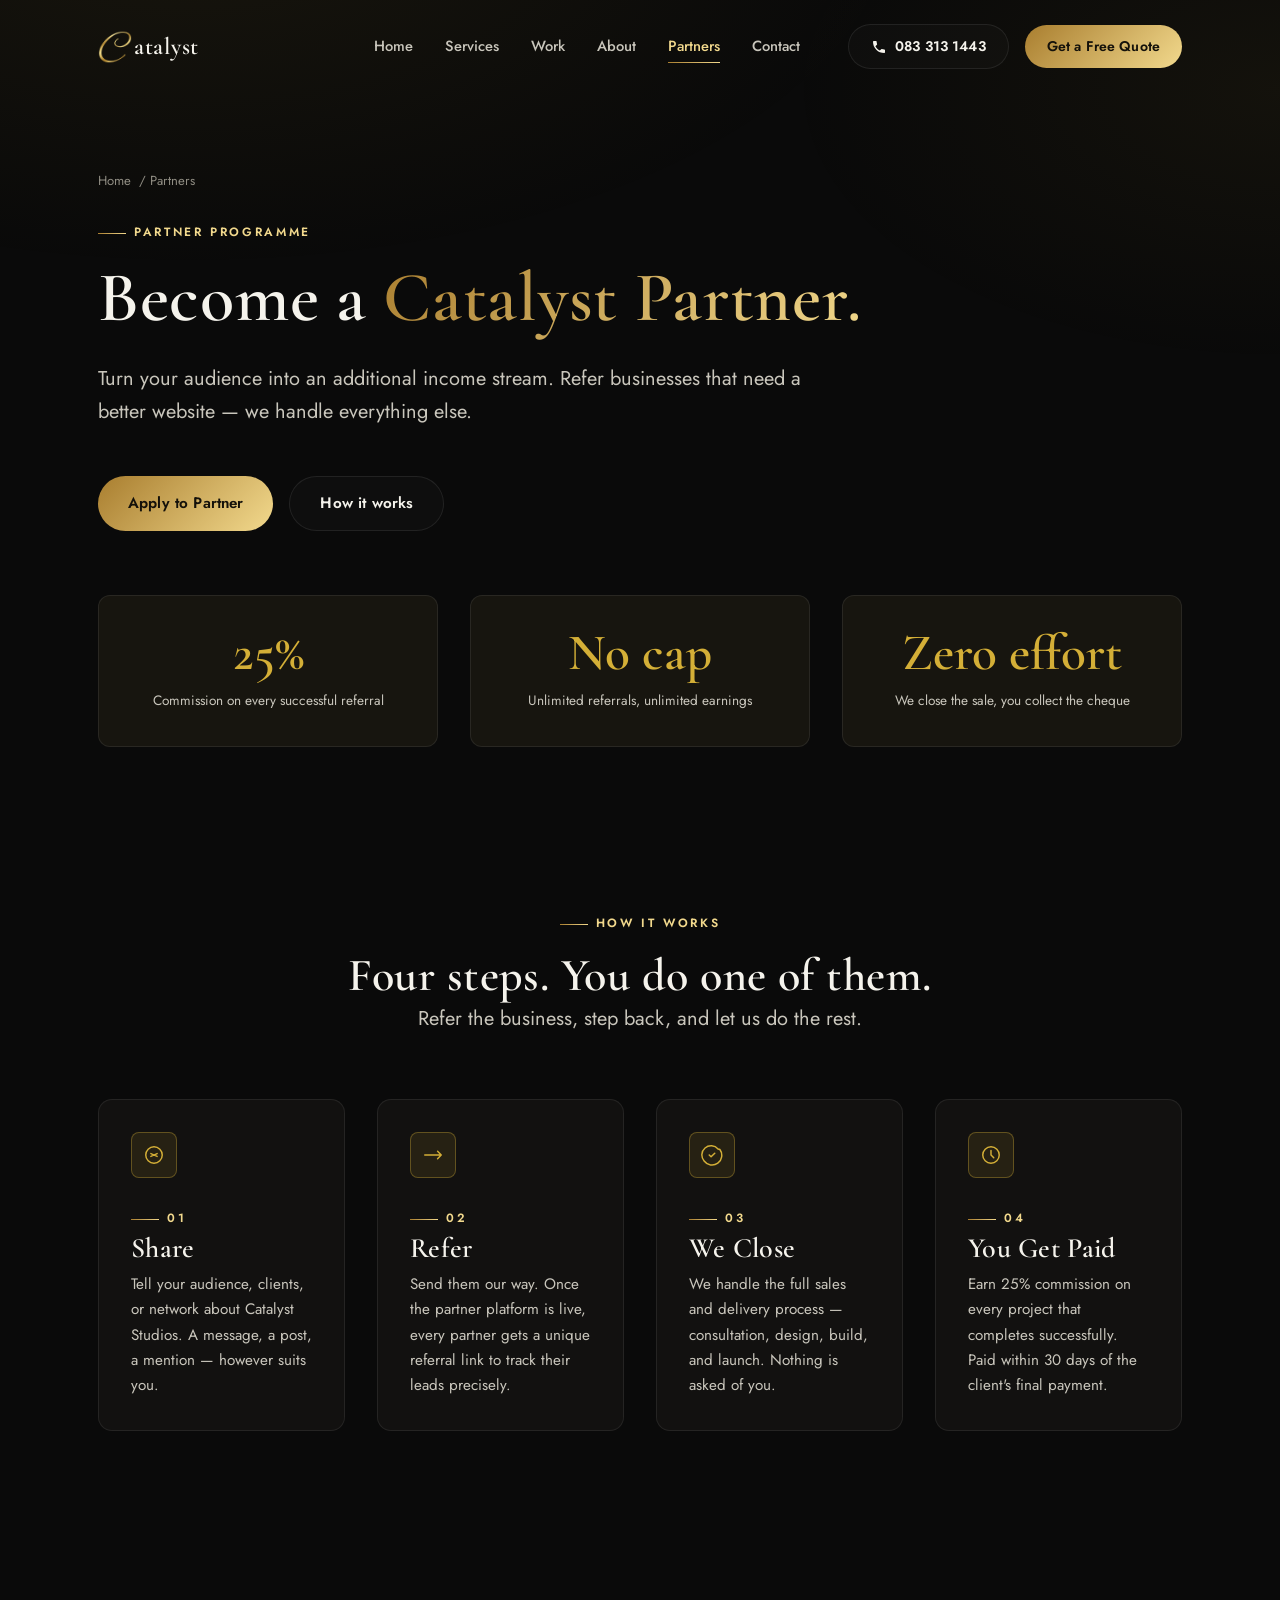
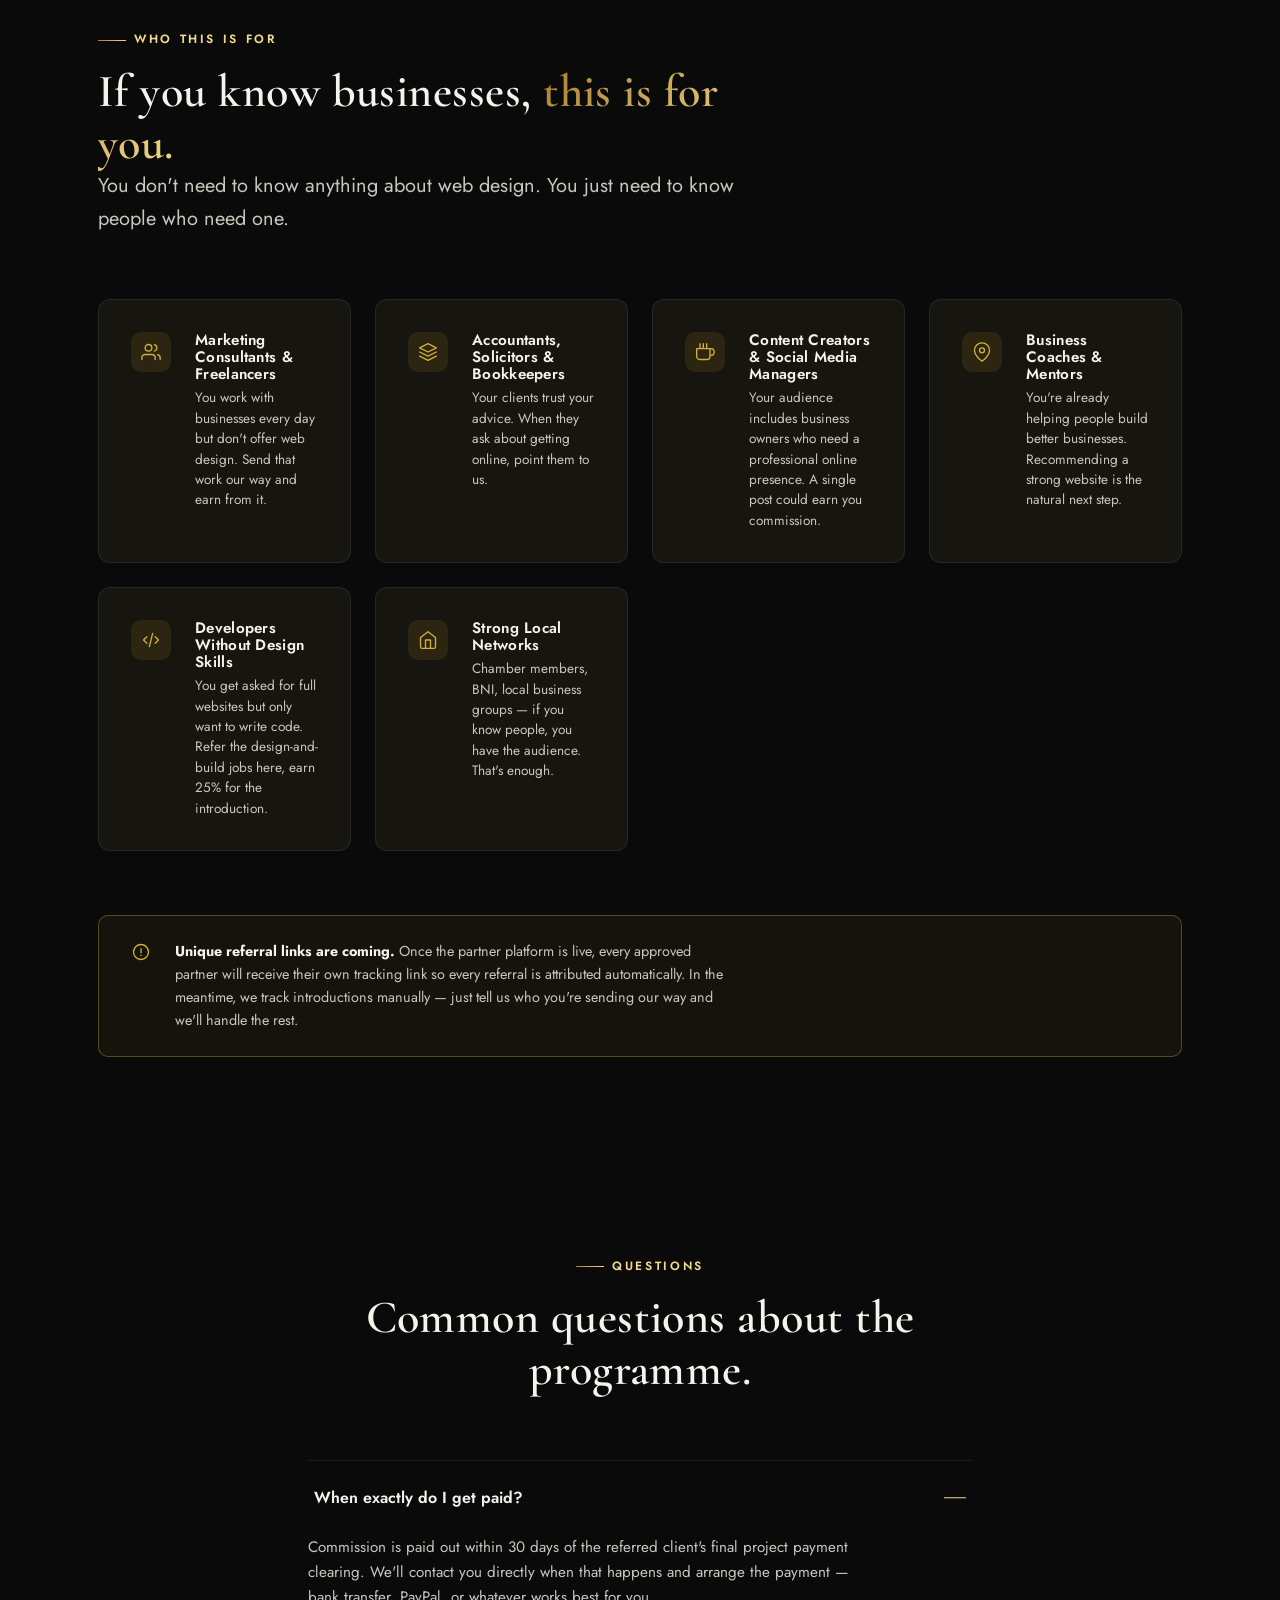
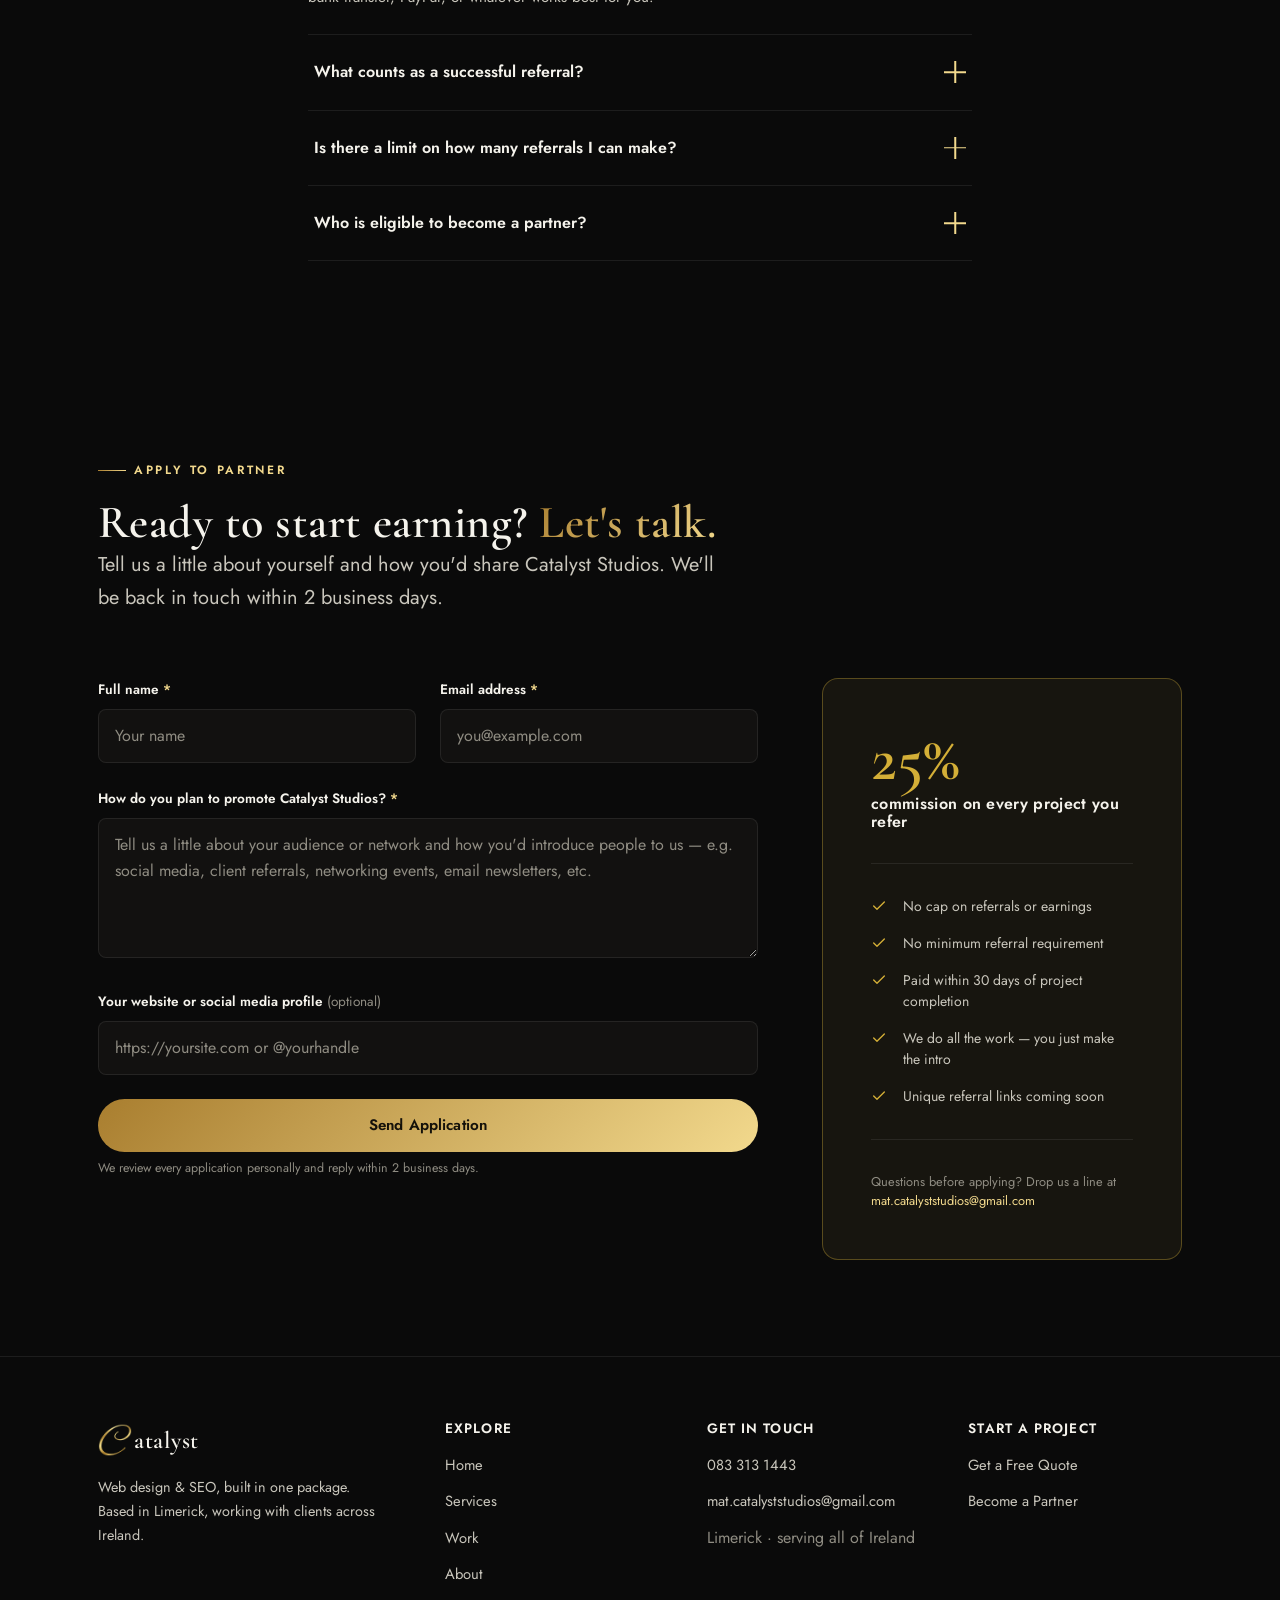
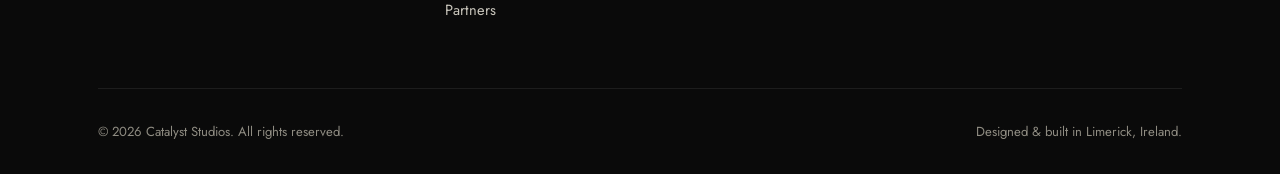
<file: partners.html>
<!DOCTYPE html>
<html lang="en-IE">
<head>
<meta charset="UTF-8">
<meta name="viewport" content="width=device-width, initial-scale=1">
<title>Partner Programme | Catalyst Studios, Limerick</title>
<meta name="description" content="Earn 25% commission for every client you refer to Catalyst Studios. Apply to become a Catalyst Partner — no cap on referrals, no complicated tracking.">
<meta name="theme-color" content="#0a0a0a">
<link rel="canonical" href="https://catalyststudios.ie/partners.html">

<meta property="og:type" content="website">
<meta property="og:site_name" content="Catalyst Studios">
<meta property="og:title" content="Become a Catalyst Partner | 25% Commission">
<meta property="og:description" content="Refer businesses to Catalyst Studios and earn 25% on every successful project. Apply to join the partner programme.">
<meta property="og:url" content="https://catalyststudios.ie/partners.html">
<meta name="twitter:card" content="summary_large_image">

<link rel="icon" type="image/png" sizes="32x32" href="assets/images/favicon-32.png">
<link rel="icon" type="image/png" sizes="16x16" href="assets/images/favicon-16.png">
<link rel="apple-touch-icon" sizes="180x180" href="assets/images/favicon-180.png">
<link rel="manifest" href="site.webmanifest">

<link rel="preconnect" href="https://fonts.googleapis.com">
<link rel="preconnect" href="https://fonts.gstatic.com" crossorigin>
<link href="https://fonts.googleapis.com/css2?family=Cormorant+Garamond:ital,wght@0,500;0,600;1,500&family=Jost:wght@400;500;600;700&display=swap" rel="stylesheet">

<link rel="stylesheet" href="assets/css/styles.css">

<style>
  /* ── Partner-specific styles ── */
  .stat-band {
    display: grid;
    grid-template-columns: repeat(3, 1fr);
    gap: var(--sp-5);
    margin-top: var(--sp-7);
  }
  .stat-band-item {
    text-align: center;
    padding: var(--sp-5) var(--sp-4);
    background: var(--bg-elevated);
    border: 1px solid var(--border);
    border-radius: 12px;
  }
  .stat-band-item .num {
    display: block;
    font-family: var(--font-display);
    font-size: clamp(2.2rem, 5vw, 3.2rem);
    font-weight: 600;
    color: var(--gold);
    line-height: 1;
    margin-bottom: var(--sp-2);
  }
  .stat-band-item .label {
    font-size: 0.85rem;
    color: var(--ink-soft);
    line-height: 1.4;
  }

  .who-grid {
    display: grid;
    grid-template-columns: repeat(auto-fit, minmax(240px, 1fr));
    gap: var(--sp-4);
    margin-top: var(--sp-6);
  }
  .who-card {
    background: var(--bg-elevated);
    border: 1px solid var(--border);
    border-radius: 12px;
    padding: var(--sp-5);
    display: flex;
    gap: var(--sp-4);
    align-items: flex-start;
    transition: border-color var(--dur-med) var(--ease-out);
  }
  .who-card:hover { border-color: var(--border-strong); }
  .who-icon {
    flex-shrink: 0;
    width: 40px; height: 40px;
    border-radius: 10px;
    background: rgba(212,175,55,0.1);
    display: flex; align-items: center; justify-content: center;
    color: var(--gold);
  }
  .who-card h4 { font-size: 0.95rem; font-weight: 600; margin-bottom: var(--sp-1); }
  .who-card p { font-size: 0.85rem; color: var(--ink-soft); line-height: 1.5; margin: 0; }

  .future-note {
    margin-top: var(--sp-6);
    padding: var(--sp-4) var(--sp-5);
    background: rgba(212,175,55,0.06);
    border: 1px solid var(--border-strong);
    border-radius: 10px;
    display: flex;
    gap: var(--sp-4);
    align-items: flex-start;
  }
  .future-note-icon {
    flex-shrink: 0;
    color: var(--gold);
    margin-top: 2px;
  }
  .future-note p { font-size: 0.9rem; color: var(--ink-soft); line-height: 1.6; margin: 0; }
  .future-note strong { color: var(--ink); }

  .partner-form-wrap { display: grid; grid-template-columns: 1fr 360px; gap: var(--sp-7); align-items: flex-start; }

  .commission-aside {
    background: var(--bg-elevated);
    border: 1px solid var(--border-strong);
    border-radius: 16px;
    padding: var(--sp-6);
    position: sticky;
    top: calc(var(--sp-6) + 72px);
  }
  .commission-aside .big-num {
    font-family: var(--font-display);
    font-size: 4rem;
    font-weight: 600;
    color: var(--gold);
    line-height: 1;
    margin-bottom: var(--sp-1);
  }
  .commission-aside h4 { font-size: 1rem; margin-bottom: var(--sp-4); }
  .commission-list { list-style: none; padding: 0; margin: 0; display: flex; flex-direction: column; gap: var(--sp-3); }
  .commission-list li {
    display: flex; gap: var(--sp-3); align-items: flex-start;
    font-size: 0.875rem; color: var(--ink-soft); line-height: 1.5;
  }
  .commission-list li svg { flex-shrink: 0; color: var(--gold); margin-top: 2px; }
  .commission-divider { border: none; border-top: 1px solid var(--border); margin: var(--sp-5) 0; }

  @media (max-width: 860px) {
    .stat-band { grid-template-columns: repeat(3, 1fr); gap: var(--sp-3); }
    .partner-form-wrap { grid-template-columns: 1fr; }
    .commission-aside { position: static; order: -1; }
  }
  @media (max-width: 560px) {
    .stat-band { grid-template-columns: 1fr; }
  }
</style>
</head>
<body>

<a class="skip-link" href="#main">Skip to main content</a>

<header class="site-header" id="siteHeader">
  <div class="container header-inner">
    <a href="index.html" class="brand" aria-label="Catalyst Studios — home">
      <img class="brand-mark" src="assets/images/logo-mark.png" alt="" width="34" height="34"><span class="brand-word">atalyst</span>
    </a>
    <nav class="main-nav" id="mainNav" aria-label="Primary">
      <ul class="nav-list">
        <li><a href="index.html" class="nav-link">Home</a></li>
        <li><a href="services.html" class="nav-link">Services</a></li>
        <li><a href="work.html" class="nav-link">Work</a></li>
        <li><a href="about.html" class="nav-link">About</a></li>
        <li><a href="partners.html" class="nav-link">Partners</a></li>
        <li><a href="contact.html" class="nav-link">Contact</a></li>
      </ul>
      <div class="header-cta">
        <a href="tel:+353833131443" class="btn btn-ghost btn-sm">
          <svg width="16" height="16" viewBox="0 0 24 24" fill="none" aria-hidden="true"><path d="M6.6 10.8c1.4 2.8 3.8 5.1 6.6 6.6l2.2-2.2c.3-.3.7-.4 1-.2 1.1.4 2.3.6 3.6.6.6 0 1 .4 1 1V20c0 .6-.4 1-1 1C10.6 21 3 13.4 3 4c0-.6.4-1 1-1h3.5c.6 0 1 .4 1 1 0 1.3.2 2.5.6 3.6.1.4 0 .8-.2 1L6.6 10.8z" fill="currentColor"/></svg>
          <span>083 313 1443</span>
        </a>
        <a href="contact.html" class="btn btn-primary btn-sm">Get a Free Quote</a>
      </div>
    </nav>
    <button class="nav-toggle" id="navToggle" aria-label="Toggle menu" aria-expanded="false" aria-controls="mainNav">
      <span class="nav-toggle-bars"><span></span><span></span><span></span></span>
    </button>
  </div>
  <div class="nav-scrim" id="navScrim"></div>
</header>

<main id="main">

  <!-- ============ HERO ============ -->
  <section class="page-hero">
    <div class="container">
      <p class="breadcrumb"><a href="index.html">Home</a> / Partners</p>
      <div data-reveal>
        <p class="eyebrow">Partner Programme</p>
        <h1>Become a <span class="gold-text">Catalyst Partner.</span></h1>
        <p class="text-lead" style="margin-top: var(--sp-4); max-width: 62ch;">Turn your audience into an additional income stream. Refer businesses that need a better website — we handle everything else.</p>
        <div class="hero-actions" style="margin-top: var(--sp-6);">
          <a href="#apply" class="btn btn-primary">Apply to Partner</a>
          <a href="#how-it-works" class="btn btn-ghost">How it works</a>
        </div>
      </div>

      <div class="stat-band" data-reveal style="--i:1">
        <div class="stat-band-item">
          <span class="num">25%</span>
          <span class="label">Commission on every successful referral</span>
        </div>
        <div class="stat-band-item">
          <span class="num">No cap</span>
          <span class="label">Unlimited referrals, unlimited earnings</span>
        </div>
        <div class="stat-band-item">
          <span class="num">Zero effort</span>
          <span class="label">We close the sale, you collect the cheque</span>
        </div>
      </div>
    </div>
  </section>

  <!-- ============ HOW IT WORKS ============ -->
  <section class="section" id="how-it-works">
    <div class="container">
      <div class="section-head center" data-reveal>
        <p class="eyebrow">How It Works</p>
        <h2>Four steps. You do one of them.</h2>
        <p class="text-lead">Refer the business, step back, and let us do the rest.</p>
      </div>

      <div class="grid grid-4" data-reveal-group style="margin-top: var(--sp-7);">
        <div class="card" data-reveal style="--i:0">
          <div class="card-icon" style="color: var(--gold);">
            <svg width="22" height="22" viewBox="0 0 24 24" fill="none"><path d="M8.59 13.51l6.83-3.02M8.58 10.49l6.84 3.02M21 12a9 9 0 11-18 0 9 9 0 0118 0z" stroke="currentColor" stroke-width="1.6" stroke-linecap="round"/></svg>
          </div>
          <p class="eyebrow" style="margin-bottom: var(--sp-1); font-size: 0.75rem;">01</p>
          <h3>Share</h3>
          <p>Tell your audience, clients, or network about Catalyst Studios. A message, a post, a mention — however suits you.</p>
        </div>
        <div class="card" data-reveal style="--i:1">
          <div class="card-icon" style="color: var(--gold);">
            <svg width="22" height="22" viewBox="0 0 24 24" fill="none"><path d="M17 8l4 4-4 4M3 12h18" stroke="currentColor" stroke-width="1.6" stroke-linecap="round" stroke-linejoin="round"/></svg>
          </div>
          <p class="eyebrow" style="margin-bottom: var(--sp-1); font-size: 0.75rem;">02</p>
          <h3>Refer</h3>
          <p>Send them our way. Once the partner platform is live, every partner gets a unique referral link to track their leads precisely.</p>
        </div>
        <div class="card" data-reveal style="--i:2">
          <div class="card-icon" style="color: var(--gold);">
            <svg width="22" height="22" viewBox="0 0 24 24" fill="none"><path d="M9 12l2 2 4-4m5.6-4A9 9 0 113.4 18.6 9 9 0 0118.6 5.4z" stroke="currentColor" stroke-width="1.6" stroke-linecap="round" stroke-linejoin="round"/></svg>
          </div>
          <p class="eyebrow" style="margin-bottom: var(--sp-1); font-size: 0.75rem;">03</p>
          <h3>We Close</h3>
          <p>We handle the full sales and delivery process — consultation, design, build, and launch. Nothing is asked of you.</p>
        </div>
        <div class="card" data-reveal style="--i:3">
          <div class="card-icon" style="color: var(--gold);">
            <svg width="22" height="22" viewBox="0 0 24 24" fill="none"><circle cx="12" cy="12" r="9" stroke="currentColor" stroke-width="1.6"/><path d="M12 7v5l3 3" stroke="currentColor" stroke-width="1.6" stroke-linecap="round"/></svg>
          </div>
          <p class="eyebrow" style="margin-bottom: var(--sp-1); font-size: 0.75rem;">04</p>
          <h3>You Get Paid</h3>
          <p>Earn 25% commission on every project that completes successfully. Paid within 30 days of the client's final payment.</p>
        </div>
      </div>
    </div>
  </section>

  <!-- ============ WHO THIS IS FOR ============ -->
  <section class="section bg-alt">
    <div class="container">
      <div class="section-head" data-reveal>
        <p class="eyebrow">Who This Is For</p>
        <h2>If you know businesses, <span class="gold-text">this is for you.</span></h2>
        <p class="text-lead">You don't need to know anything about web design. You just need to know people who need one.</p>
      </div>

      <div class="who-grid" data-reveal-group>
        <div class="who-card" data-reveal style="--i:0">
          <div class="who-icon">
            <svg width="20" height="20" viewBox="0 0 24 24" fill="none"><path d="M17 21v-2a4 4 0 00-4-4H5a4 4 0 00-4 4v2" stroke="currentColor" stroke-width="1.6" stroke-linecap="round"/><circle cx="9" cy="7" r="4" stroke="currentColor" stroke-width="1.6"/><path d="M23 21v-2a4 4 0 00-3-3.87M16 3.13a4 4 0 010 7.75" stroke="currentColor" stroke-width="1.6" stroke-linecap="round"/></svg>
          </div>
          <div>
            <h4>Marketing Consultants & Freelancers</h4>
            <p>You work with businesses every day but don't offer web design. Send that work our way and earn from it.</p>
          </div>
        </div>
        <div class="who-card" data-reveal style="--i:1">
          <div class="who-icon">
            <svg width="20" height="20" viewBox="0 0 24 24" fill="none"><path d="M12 2L2 7l10 5 10-5-10-5zM2 17l10 5 10-5M2 12l10 5 10-5" stroke="currentColor" stroke-width="1.6" stroke-linecap="round" stroke-linejoin="round"/></svg>
          </div>
          <div>
            <h4>Accountants, Solicitors & Bookkeepers</h4>
            <p>Your clients trust your advice. When they ask about getting online, point them to us.</p>
          </div>
        </div>
        <div class="who-card" data-reveal style="--i:2">
          <div class="who-icon">
            <svg width="20" height="20" viewBox="0 0 24 24" fill="none"><path d="M18 8h1a4 4 0 010 8h-1M2 8h16v9a4 4 0 01-4 4H6a4 4 0 01-4-4V8zM6 2v6M10 2v6M14 2v6" stroke="currentColor" stroke-width="1.6" stroke-linecap="round" stroke-linejoin="round"/></svg>
          </div>
          <div>
            <h4>Content Creators & Social Media Managers</h4>
            <p>Your audience includes business owners who need a professional online presence. A single post could earn you commission.</p>
          </div>
        </div>
        <div class="who-card" data-reveal style="--i:3">
          <div class="who-icon">
            <svg width="20" height="20" viewBox="0 0 24 24" fill="none"><path d="M21 10c0 7-9 13-9 13s-9-6-9-13a9 9 0 0118 0z" stroke="currentColor" stroke-width="1.6" stroke-linecap="round"/><circle cx="12" cy="10" r="3" stroke="currentColor" stroke-width="1.6"/></svg>
          </div>
          <div>
            <h4>Business Coaches & Mentors</h4>
            <p>You're already helping people build better businesses. Recommending a strong website is the natural next step.</p>
          </div>
        </div>
        <div class="who-card" data-reveal style="--i:4">
          <div class="who-icon">
            <svg width="20" height="20" viewBox="0 0 24 24" fill="none"><path d="M17 8l4 4-4 4M7 8l-4 4 4 4M14 4l-4 16" stroke="currentColor" stroke-width="1.6" stroke-linecap="round" stroke-linejoin="round"/></svg>
          </div>
          <div>
            <h4>Developers Without Design Skills</h4>
            <p>You get asked for full websites but only want to write code. Refer the design-and-build jobs here, earn 25% for the introduction.</p>
          </div>
        </div>
        <div class="who-card" data-reveal style="--i:5">
          <div class="who-icon">
            <svg width="20" height="20" viewBox="0 0 24 24" fill="none"><path d="M3 9l9-7 9 7v11a2 2 0 01-2 2H5a2 2 0 01-2-2V9z" stroke="currentColor" stroke-width="1.6" stroke-linecap="round" stroke-linejoin="round"/><polyline points="9 22 9 12 15 12 15 22" stroke="currentColor" stroke-width="1.6" stroke-linecap="round" stroke-linejoin="round"/></svg>
          </div>
          <div>
            <h4>Strong Local Networks</h4>
            <p>Chamber members, BNI, local business groups — if you know people, you have the audience. That's enough.</p>
          </div>
        </div>
      </div>

      <div class="future-note" data-reveal style="margin-top: var(--sp-7);">
        <div class="future-note-icon">
          <svg width="20" height="20" viewBox="0 0 24 24" fill="none"><circle cx="12" cy="12" r="9" stroke="currentColor" stroke-width="1.6"/><path d="M12 8v5" stroke="currentColor" stroke-width="1.6" stroke-linecap="round"/><circle cx="12" cy="16" r="0.5" fill="currentColor" stroke="currentColor" stroke-width="1"/></svg>
        </div>
        <p><strong>Unique referral links are coming.</strong> Once the partner platform is live, every approved partner will receive their own tracking link so every referral is attributed automatically. In the meantime, we track introductions manually — just tell us who you're sending our way and we'll handle the rest.</p>
      </div>
    </div>
  </section>

  <!-- ============ FAQ ============ -->
  <section class="section">
    <div class="container" style="max-width: 760px;">
      <div class="section-head center" data-reveal>
        <p class="eyebrow">Questions</p>
        <h2>Common questions about the programme.</h2>
      </div>

      <div class="accordion" data-reveal style="margin-top: var(--sp-6);">
        <div class="accordion-item is-open">
          <button class="accordion-trigger" aria-expanded="true">
            When exactly do I get paid?
            <span class="accordion-icon" aria-hidden="true"></span>
          </button>
          <div class="accordion-panel"><div class="accordion-panel-inner"><p>Commission is paid out within 30 days of the referred client's final project payment clearing. We'll contact you directly when that happens and arrange the payment — bank transfer, PayPal, or whatever works best for you.</p></div></div>
        </div>
        <div class="accordion-item">
          <button class="accordion-trigger" aria-expanded="false">
            What counts as a successful referral?
            <span class="accordion-icon" aria-hidden="true"></span>
          </button>
          <div class="accordion-panel"><div class="accordion-panel-inner"><p>A referral is successful when the business you introduced signs a project agreement with Catalyst Studios and completes payment. If a referral enquires but doesn't proceed, no commission is due — but we'll let you know either way so you're never left guessing.</p></div></div>
        </div>
        <div class="accordion-item">
          <button class="accordion-trigger" aria-expanded="false">
            Is there a limit on how many referrals I can make?
            <span class="accordion-icon" aria-hidden="true"></span>
          </button>
          <div class="accordion-panel"><div class="accordion-panel-inner"><p>No limit at all. Refer as many businesses as you like — you'll earn 25% on every one that converts. There's no minimum either, so there's no pressure if referrals come in slowly at first.</p></div></div>
        </div>
        <div class="accordion-item">
          <button class="accordion-trigger" aria-expanded="false">
            Who is eligible to become a partner?
            <span class="accordion-icon" aria-hidden="true"></span>
          </button>
          <div class="accordion-panel"><div class="accordion-panel-inner"><p>We're open to anyone with a genuine audience or network of businesses — freelancers, consultants, professionals, creators, or well-connected individuals. We review each application personally and will let you know within a few days of applying.</p></div></div>
        </div>
      </div>
    </div>
  </section>

  <!-- ============ APPLICATION FORM ============ -->
  <section class="section bg-alt" id="apply">
    <div class="container">
      <div class="section-head" data-reveal>
        <p class="eyebrow">Apply to Partner</p>
        <h2>Ready to start earning? <span class="gold-text">Let's talk.</span></h2>
        <p class="text-lead">Tell us a little about yourself and how you'd share Catalyst Studios. We'll be back in touch within 2 business days.</p>
      </div>

      <div class="partner-form-wrap" style="margin-top: var(--sp-7);">

        <div data-reveal>
          <form id="partnerForm" novalidate>
            <input type="hidden" name="access_key" value="3a72f344-602a-4770-b5ff-141a5491b03d">
            <input type="hidden" name="subject" value="New Partner Application — Catalyst Studios">
            <input type="checkbox" name="botcheck" style="display:none" aria-hidden="true" tabindex="-1" autocomplete="off">

            <div class="field-row">
              <div class="field">
                <label for="pName">Full name <span class="req">*</span></label>
                <input type="text" id="pName" name="name" autocomplete="name" required placeholder="Your name">
              </div>
              <div class="field">
                <label for="pEmail">Email address <span class="req">*</span></label>
                <input type="email" id="pEmail" name="email" autocomplete="email" required placeholder="you@example.com">
              </div>
            </div>

            <div class="field">
              <label for="pHow">How do you plan to promote Catalyst Studios? <span class="req">*</span></label>
              <textarea id="pHow" name="how_promote" required placeholder="Tell us a little about your audience or network and how you'd introduce people to us — e.g. social media, client referrals, networking events, email newsletters, etc."></textarea>
            </div>

            <div class="field">
              <label for="pLink">Your website or social media profile <span style="color:var(--ink-mute); font-weight:400;">(optional)</span></label>
              <input type="url" id="pLink" name="website_or_social" autocomplete="url" placeholder="https://yoursite.com or @yourhandle">
            </div>

            <button type="submit" class="btn btn-primary btn-block" id="partnerSubmit">Send Application</button>
            <p id="partnerStatus" class="form-status" role="status" aria-live="polite"></p>
            <p class="field-hint">We review every application personally and reply within 2 business days.</p>
          </form>
        </div>

        <div data-reveal style="--i:1">
          <div class="commission-aside">
            <div class="big-num">25%</div>
            <h4>commission on every project you refer</h4>
            <hr class="commission-divider">
            <ul class="commission-list">
              <li>
                <svg width="16" height="16" viewBox="0 0 24 24" fill="none"><path d="M20 6L9 17l-5-5" stroke="currentColor" stroke-width="2" stroke-linecap="round" stroke-linejoin="round"/></svg>
                No cap on referrals or earnings
              </li>
              <li>
                <svg width="16" height="16" viewBox="0 0 24 24" fill="none"><path d="M20 6L9 17l-5-5" stroke="currentColor" stroke-width="2" stroke-linecap="round" stroke-linejoin="round"/></svg>
                No minimum referral requirement
              </li>
              <li>
                <svg width="16" height="16" viewBox="0 0 24 24" fill="none"><path d="M20 6L9 17l-5-5" stroke="currentColor" stroke-width="2" stroke-linecap="round" stroke-linejoin="round"/></svg>
                Paid within 30 days of project completion
              </li>
              <li>
                <svg width="16" height="16" viewBox="0 0 24 24" fill="none"><path d="M20 6L9 17l-5-5" stroke="currentColor" stroke-width="2" stroke-linecap="round" stroke-linejoin="round"/></svg>
                We do all the work — you just make the intro
              </li>
              <li>
                <svg width="16" height="16" viewBox="0 0 24 24" fill="none"><path d="M20 6L9 17l-5-5" stroke="currentColor" stroke-width="2" stroke-linecap="round" stroke-linejoin="round"/></svg>
                Unique referral links coming soon
              </li>
            </ul>
            <hr class="commission-divider">
            <p style="font-size:0.8rem; color: var(--ink-mute); line-height:1.5;">Questions before applying? Drop us a line at <a href="mailto:mat.catalyststudios@gmail.com" style="color:var(--gold-light);">mat.catalyststudios@gmail.com</a></p>
          </div>
        </div>

      </div>
    </div>
  </section>

</main>

<footer class="site-footer">
  <div class="container">
    <div class="footer-grid">
      <div class="footer-col">
        <a href="index.html" class="brand" aria-label="Catalyst Studios — home">
          <img class="brand-mark" src="assets/images/logo-mark.png" alt="" width="34" height="34"><span class="brand-word">atalyst</span>
        </a>
        <p style="margin-top: var(--sp-3); font-size: 0.9rem; max-width: 32ch;">Web design &amp; SEO, built in one package. Based in Limerick, working with clients across Ireland.</p>
      </div>
      <div class="footer-col">
        <h4>Explore</h4>
        <ul>
          <li><a href="index.html">Home</a></li>
          <li><a href="services.html">Services</a></li>
          <li><a href="work.html">Work</a></li>
          <li><a href="about.html">About</a></li>
          <li><a href="partners.html">Partners</a></li>
        </ul>
      </div>
      <div class="footer-col">
        <h4>Get In Touch</h4>
        <ul>
          <li><a href="tel:+353833131443">083 313 1443</a></li>
          <li><a href="mailto:mat.catalyststudios@gmail.com">mat.catalyststudios@gmail.com</a></li>
          <li><span class="text-mute">Limerick · serving all of Ireland</span></li>
        </ul>
      </div>
      <div class="footer-col">
        <h4>Start a Project</h4>
        <ul>
          <li><a href="contact.html">Get a Free Quote</a></li>
          <li><a href="partners.html">Become a Partner</a></li>
        </ul>
      </div>
    </div>
    <div class="footer-bottom">
      <span>© <span data-year></span> Catalyst Studios. All rights reserved.</span>
      <span>Designed &amp; built in Limerick, Ireland.</span>
    </div>
  </div>
</footer>

<script src="assets/js/main.js"></script>
<script>
(function () {
  var form = document.getElementById('partnerForm');
  var submitBtn = document.getElementById('partnerSubmit');
  var status = document.getElementById('partnerStatus');
  var submitDefaultText = 'Send Application';

  if (!form) return;

  form.addEventListener('submit', function (e) {
    e.preventDefault();

    var name = form.querySelector('#pName');
    var email = form.querySelector('#pEmail');
    var how = form.querySelector('#pHow');

    if (!name.value.trim() || !email.value.trim() || !how.value.trim()) {
      status.textContent = 'Please fill in all required fields.';
      status.className = 'form-status is-visible error';
      return;
    }

    submitBtn.disabled = true;
    submitBtn.textContent = 'Sending…';
    status.textContent = '';
    status.className = 'form-status';

    var data = new FormData(form);

    fetch('https://api.web3forms.com/submit', {
      method: 'POST',
      headers: { 'Accept': 'application/json' },
      body: data
    })
    .then(function (res) { return res.json(); })
    .then(function (result) {
      if (result.success) {
        status.textContent = 'Application sent — we\'ll be in touch within 2 business days.';
        status.className = 'form-status is-visible success';
        form.reset();
      } else {
        status.textContent = 'Something went wrong. Please try again or email us directly.';
        status.className = 'form-status is-visible error';
      }
    })
    .catch(function () {
      status.textContent = 'Unable to send. Please email mat.catalyststudios@gmail.com directly.';
      status.className = 'form-status is-visible error';
    })
    .finally(function () {
      submitBtn.disabled = false;
      submitBtn.textContent = submitDefaultText;
    });
  });
})();
</script>
</body>
</html>
</file>
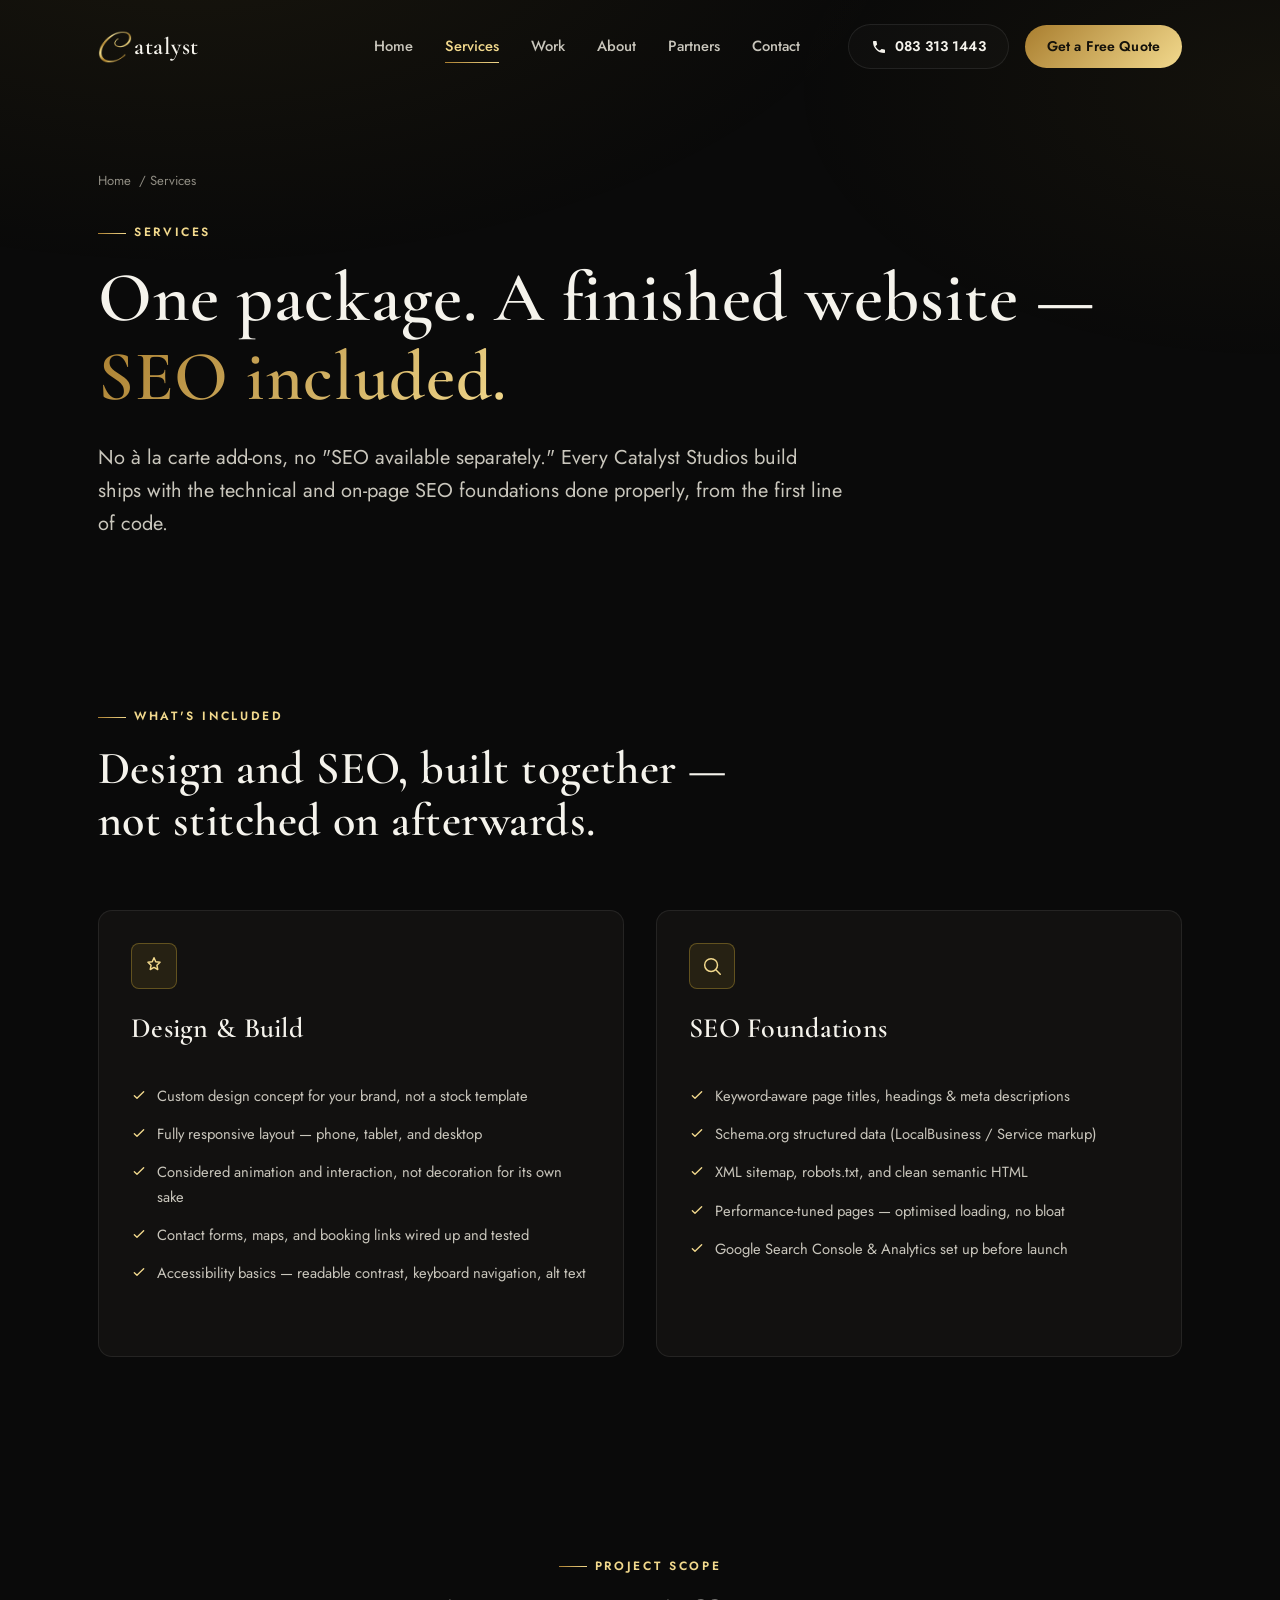
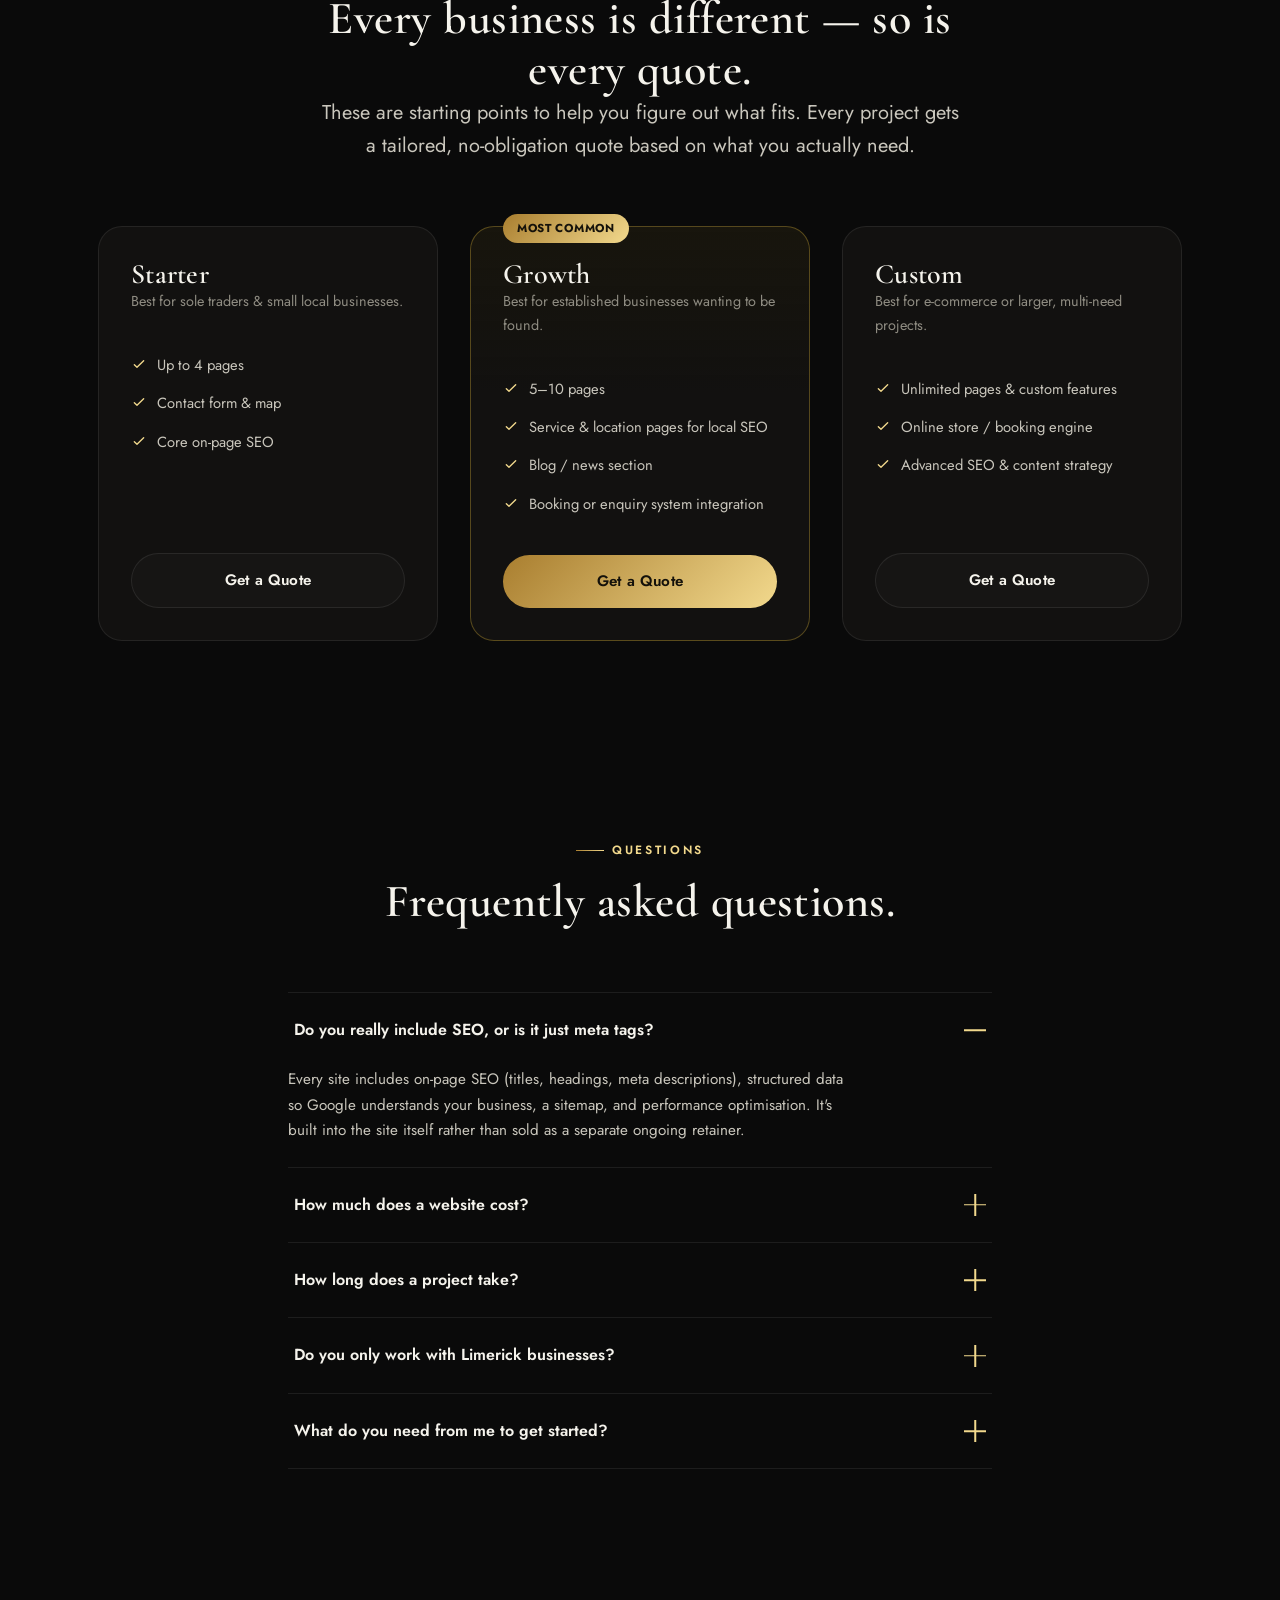
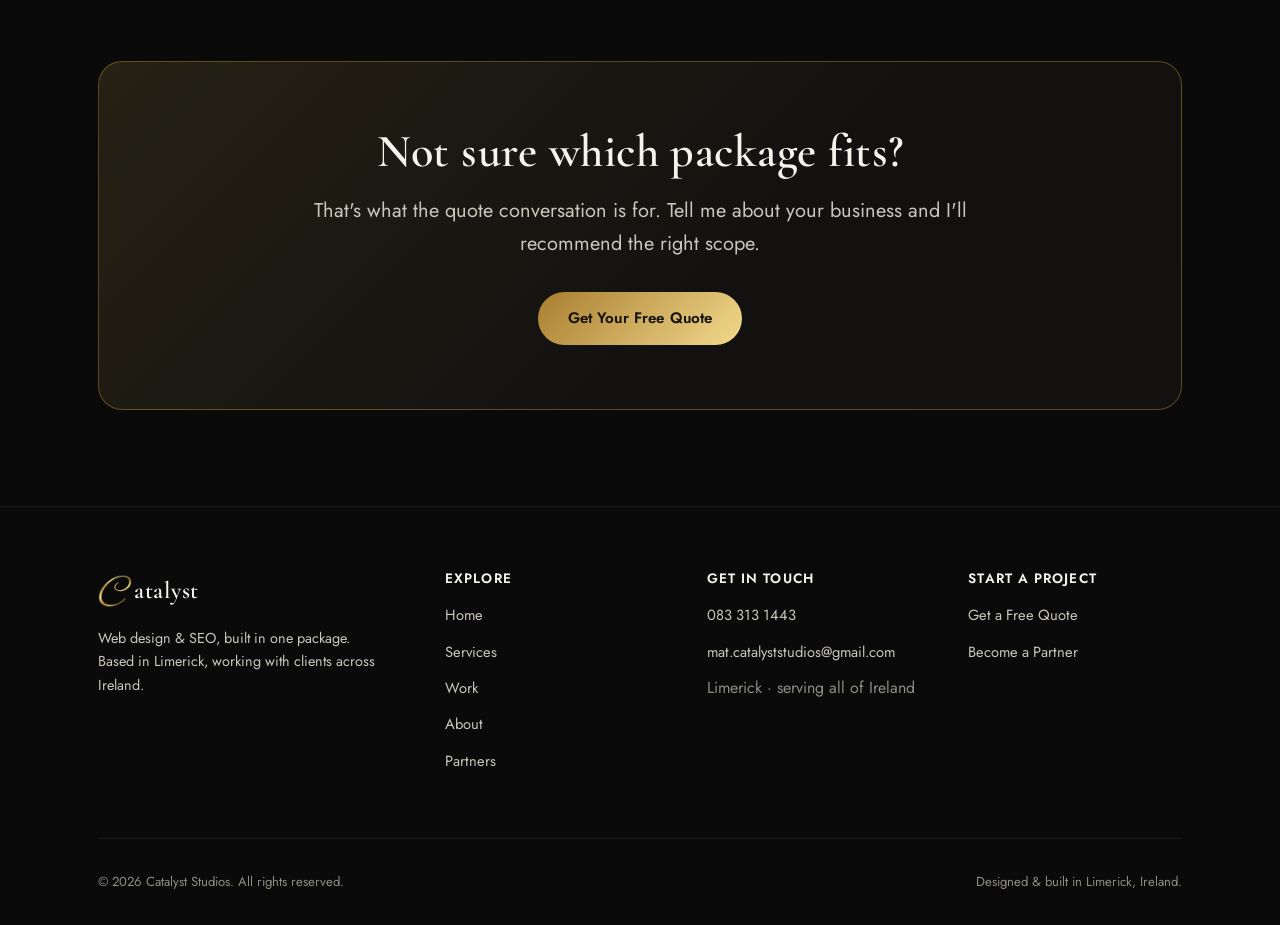
<file: services.html>
<!DOCTYPE html>
<html lang="en-IE">
<head>
<meta charset="UTF-8">
<meta name="viewport" content="width=device-width, initial-scale=1">
<title>Web Design & SEO Services | Catalyst Studios, Limerick</title>
<meta name="description" content="See exactly what's included in a Catalyst Studios website: custom design, full build, and SEO — all in one package. Get a free, no-obligation quote.">
<meta name="theme-color" content="#0a0a0a">
<link rel="canonical" href="https://catalyststudios.ie/services.html">

<meta property="og:type" content="website">
<meta property="og:site_name" content="Catalyst Studios">
<meta property="og:title" content="Web Design & SEO Services | Catalyst Studios">
<meta property="og:description" content="Custom website design with SEO included, all in one straightforward package.">
<meta property="og:url" content="https://catalyststudios.ie/services.html">
<meta name="twitter:card" content="summary_large_image">

<link rel="icon" type="image/png" sizes="32x32" href="assets/images/favicon-32.png">
<link rel="icon" type="image/png" sizes="16x16" href="assets/images/favicon-16.png">
<link rel="apple-touch-icon" sizes="180x180" href="assets/images/favicon-180.png">
<link rel="manifest" href="site.webmanifest">

<link rel="preconnect" href="https://fonts.googleapis.com">
<link rel="preconnect" href="https://fonts.gstatic.com" crossorigin>
<link href="https://fonts.googleapis.com/css2?family=Cormorant+Garamond:ital,wght@0,500;0,600;1,500&family=Jost:wght@400;500;600;700&display=swap" rel="stylesheet">

<link rel="stylesheet" href="assets/css/styles.css">

<script type="application/ld+json">
{
  "@context": "https://schema.org",
  "@type": "Service",
  "serviceType": "Website Design & SEO",
  "provider": {
    "@type": "ProfessionalService",
    "name": "Catalyst Studios",
    "telephone": "+353833131443",
    "email": "mat.catalyststudios@gmail.com",
    "areaServed": ["Limerick", "Ireland"]
  },
  "areaServed": { "@type": "Country", "name": "Ireland" },
  "description": "Fully-built custom websites with on-page SEO, structured data, and performance optimisation included as standard."
}
</script>
</head>
<body>

<a class="skip-link" href="#main">Skip to main content</a>

<header class="site-header" id="siteHeader">
  <div class="container header-inner">
    <a href="index.html" class="brand" aria-label="Catalyst Studios — home">
      <img class="brand-mark" src="assets/images/logo-mark.png" alt="" width="34" height="34"><span class="brand-word">atalyst</span>
    </a>
    <nav class="main-nav" id="mainNav" aria-label="Primary">
      <ul class="nav-list">
        <li><a href="index.html" class="nav-link">Home</a></li>
        <li><a href="services.html" class="nav-link">Services</a></li>
        <li><a href="work.html" class="nav-link">Work</a></li>
        <li><a href="about.html" class="nav-link">About</a></li>
        <li><a href="partners.html" class="nav-link">Partners</a></li>
        <li><a href="contact.html" class="nav-link">Contact</a></li>
      </ul>
      <div class="header-cta">
        <a href="tel:+353833131443" class="btn btn-ghost btn-sm">
          <svg width="16" height="16" viewBox="0 0 24 24" fill="none" aria-hidden="true"><path d="M6.6 10.8c1.4 2.8 3.8 5.1 6.6 6.6l2.2-2.2c.3-.3.7-.4 1-.2 1.1.4 2.3.6 3.6.6.6 0 1 .4 1 1V20c0 .6-.4 1-1 1C10.6 21 3 13.4 3 4c0-.6.4-1 1-1h3.5c.6 0 1 .4 1 1 0 1.3.2 2.5.6 3.6.1.4 0 .8-.2 1L6.6 10.8z" fill="currentColor"/></svg>
          <span>083 313 1443</span>
        </a>
        <a href="contact.html" class="btn btn-primary btn-sm">Get a Free Quote</a>
      </div>
    </nav>
    <button class="nav-toggle" id="navToggle" aria-label="Toggle menu" aria-expanded="false" aria-controls="mainNav">
      <span class="nav-toggle-bars"><span></span><span></span><span></span></span>
    </button>
  </div>
  <div class="nav-scrim" id="navScrim"></div>
</header>

<main id="main">

  <section class="page-hero">
    <div class="container">
      <p class="breadcrumb"><a href="index.html">Home</a> / Services</p>
      <div data-reveal>
        <p class="eyebrow">Services</p>
        <h1>One package. A finished website — <span class="gold-text">SEO included.</span></h1>
        <p class="text-lead" style="margin-top: var(--sp-4);">No à la carte add-ons, no "SEO available separately." Every Catalyst Studios build ships with the technical and on-page SEO foundations done properly, from the first line of code.</p>
      </div>
    </div>
  </section>

  <!-- ============ WHAT'S INCLUDED ============ -->
  <section class="section">
    <div class="container">
      <div class="section-head" data-reveal>
        <p class="eyebrow">What's Included</p>
        <h2>Design and SEO, built together — not stitched on afterwards.</h2>
      </div>

      <div class="grid grid-2">
        <div class="card" data-reveal>
          <div class="card-icon"><svg width="22" height="22" viewBox="0 0 24 24" fill="none"><path d="M12 3l1.9 4.3 4.7.6-3.4 3.3.9 4.6L12 13.6 7.9 15.8l.9-4.6-3.4-3.3 4.7-.6L12 3z" stroke="currentColor" stroke-width="1.6" stroke-linejoin="round"/></svg></div>
          <h3>Design &amp; Build</h3>
          <ul class="package-list">
            <li><svg width="16" height="16" viewBox="0 0 24 24" fill="none"><path d="M5 13l4 4L19 7" stroke="currentColor" stroke-width="2" stroke-linecap="round" stroke-linejoin="round"/></svg>Custom design concept for your brand, not a stock template</li>
            <li><svg width="16" height="16" viewBox="0 0 24 24" fill="none"><path d="M5 13l4 4L19 7" stroke="currentColor" stroke-width="2" stroke-linecap="round" stroke-linejoin="round"/></svg>Fully responsive layout — phone, tablet, and desktop</li>
            <li><svg width="16" height="16" viewBox="0 0 24 24" fill="none"><path d="M5 13l4 4L19 7" stroke="currentColor" stroke-width="2" stroke-linecap="round" stroke-linejoin="round"/></svg>Considered animation and interaction, not decoration for its own sake</li>
            <li><svg width="16" height="16" viewBox="0 0 24 24" fill="none"><path d="M5 13l4 4L19 7" stroke="currentColor" stroke-width="2" stroke-linecap="round" stroke-linejoin="round"/></svg>Contact forms, maps, and booking links wired up and tested</li>
            <li><svg width="16" height="16" viewBox="0 0 24 24" fill="none"><path d="M5 13l4 4L19 7" stroke="currentColor" stroke-width="2" stroke-linecap="round" stroke-linejoin="round"/></svg>Accessibility basics — readable contrast, keyboard navigation, alt text</li>
          </ul>
        </div>

        <div class="card" data-reveal style="--i:1">
          <div class="card-icon"><svg width="22" height="22" viewBox="0 0 24 24" fill="none"><path d="M11 4a7 7 0 100 14 7 7 0 000-14z" stroke="currentColor" stroke-width="1.6"/><path d="M21 21l-4.3-4.3" stroke="currentColor" stroke-width="1.6" stroke-linecap="round"/></svg></div>
          <h3>SEO Foundations</h3>
          <ul class="package-list">
            <li><svg width="16" height="16" viewBox="0 0 24 24" fill="none"><path d="M5 13l4 4L19 7" stroke="currentColor" stroke-width="2" stroke-linecap="round" stroke-linejoin="round"/></svg>Keyword-aware page titles, headings &amp; meta descriptions</li>
            <li><svg width="16" height="16" viewBox="0 0 24 24" fill="none"><path d="M5 13l4 4L19 7" stroke="currentColor" stroke-width="2" stroke-linecap="round" stroke-linejoin="round"/></svg>Schema.org structured data (LocalBusiness / Service markup)</li>
            <li><svg width="16" height="16" viewBox="0 0 24 24" fill="none"><path d="M5 13l4 4L19 7" stroke="currentColor" stroke-width="2" stroke-linecap="round" stroke-linejoin="round"/></svg>XML sitemap, robots.txt, and clean semantic HTML</li>
            <li><svg width="16" height="16" viewBox="0 0 24 24" fill="none"><path d="M5 13l4 4L19 7" stroke="currentColor" stroke-width="2" stroke-linecap="round" stroke-linejoin="round"/></svg>Performance-tuned pages — optimised loading, no bloat</li>
            <li><svg width="16" height="16" viewBox="0 0 24 24" fill="none"><path d="M5 13l4 4L19 7" stroke="currentColor" stroke-width="2" stroke-linecap="round" stroke-linejoin="round"/></svg>Google Search Console &amp; Analytics set up before launch</li>
          </ul>
        </div>
      </div>
    </div>
  </section>

  <!-- ============ PACKAGES ============ -->
  <section class="section">
    <div class="container">
      <div class="section-head center" data-reveal>
        <p class="eyebrow">Project Scope</p>
        <h2>Every business is different — so is every quote.</h2>
        <p class="text-lead">These are starting points to help you figure out what fits. Every project gets a tailored, no-obligation quote based on what you actually need.</p>
      </div>

      <div class="grid grid-3">
        <div class="package-card" data-reveal>
          <h3>Starter</h3>
          <p class="text-mute" style="font-size:0.9rem;">Best for sole traders &amp; small local businesses.</p>
          <ul class="package-list">
            <li><svg width="16" height="16" viewBox="0 0 24 24" fill="none"><path d="M5 13l4 4L19 7" stroke="currentColor" stroke-width="2" stroke-linecap="round" stroke-linejoin="round"/></svg>Up to 4 pages</li>
            <li><svg width="16" height="16" viewBox="0 0 24 24" fill="none"><path d="M5 13l4 4L19 7" stroke="currentColor" stroke-width="2" stroke-linecap="round" stroke-linejoin="round"/></svg>Contact form &amp; map</li>
            <li><svg width="16" height="16" viewBox="0 0 24 24" fill="none"><path d="M5 13l4 4L19 7" stroke="currentColor" stroke-width="2" stroke-linecap="round" stroke-linejoin="round"/></svg>Core on-page SEO</li>
          </ul>
          <a href="contact.html" class="btn btn-ghost btn-block">Get a Quote</a>
        </div>

        <div class="package-card is-featured" data-reveal style="--i:1">
          <span class="package-badge">Most Common</span>
          <h3>Growth</h3>
          <p class="text-mute" style="font-size:0.9rem;">Best for established businesses wanting to be found.</p>
          <ul class="package-list">
            <li><svg width="16" height="16" viewBox="0 0 24 24" fill="none"><path d="M5 13l4 4L19 7" stroke="currentColor" stroke-width="2" stroke-linecap="round" stroke-linejoin="round"/></svg>5–10 pages</li>
            <li><svg width="16" height="16" viewBox="0 0 24 24" fill="none"><path d="M5 13l4 4L19 7" stroke="currentColor" stroke-width="2" stroke-linecap="round" stroke-linejoin="round"/></svg>Service &amp; location pages for local SEO</li>
            <li><svg width="16" height="16" viewBox="0 0 24 24" fill="none"><path d="M5 13l4 4L19 7" stroke="currentColor" stroke-width="2" stroke-linecap="round" stroke-linejoin="round"/></svg>Blog / news section</li>
            <li><svg width="16" height="16" viewBox="0 0 24 24" fill="none"><path d="M5 13l4 4L19 7" stroke="currentColor" stroke-width="2" stroke-linecap="round" stroke-linejoin="round"/></svg>Booking or enquiry system integration</li>
          </ul>
          <a href="contact.html" class="btn btn-primary btn-block">Get a Quote</a>
        </div>

        <div class="package-card" data-reveal style="--i:2">
          <h3>Custom</h3>
          <p class="text-mute" style="font-size:0.9rem;">Best for e-commerce or larger, multi-need projects.</p>
          <ul class="package-list">
            <li><svg width="16" height="16" viewBox="0 0 24 24" fill="none"><path d="M5 13l4 4L19 7" stroke="currentColor" stroke-width="2" stroke-linecap="round" stroke-linejoin="round"/></svg>Unlimited pages &amp; custom features</li>
            <li><svg width="16" height="16" viewBox="0 0 24 24" fill="none"><path d="M5 13l4 4L19 7" stroke="currentColor" stroke-width="2" stroke-linecap="round" stroke-linejoin="round"/></svg>Online store / booking engine</li>
            <li><svg width="16" height="16" viewBox="0 0 24 24" fill="none"><path d="M5 13l4 4L19 7" stroke="currentColor" stroke-width="2" stroke-linecap="round" stroke-linejoin="round"/></svg>Advanced SEO &amp; content strategy</li>
          </ul>
          <a href="contact.html" class="btn btn-ghost btn-block">Get a Quote</a>
        </div>
      </div>
    </div>
  </section>

  <!-- ============ FAQ ============ -->
  <section class="section">
    <div class="container" style="max-width: 800px;">
      <div class="section-head center" data-reveal>
        <p class="eyebrow">Questions</p>
        <h2>Frequently asked questions.</h2>
      </div>

      <div data-reveal>
        <div class="accordion-item is-open">
          <button class="accordion-trigger" aria-expanded="true">
            <span>Do you really include SEO, or is it just meta tags?</span>
            <span class="accordion-icon" aria-hidden="true"></span>
          </button>
          <div class="accordion-panel"><div class="accordion-panel-inner"><p>Every site includes on-page SEO (titles, headings, meta descriptions), structured data so Google understands your business, a sitemap, and performance optimisation. It's built into the site itself rather than sold as a separate ongoing retainer.</p></div></div>
        </div>
        <div class="accordion-item">
          <button class="accordion-trigger" aria-expanded="false">
            <span>How much does a website cost?</span>
            <span class="accordion-icon" aria-hidden="true"></span>
          </button>
          <div class="accordion-panel"><div class="accordion-panel-inner"><p>It depends on the size and complexity of what you need, which is why I quote per project rather than publish fixed prices. Get in touch with a bit of detail about your business and I'll come back with a straightforward quote — no pressure, no obligation.</p></div></div>
        </div>
        <div class="accordion-item">
          <button class="accordion-trigger" aria-expanded="false">
            <span>How long does a project take?</span>
            <span class="accordion-icon" aria-hidden="true"></span>
          </button>
          <div class="accordion-panel"><div class="accordion-panel-inner"><p>Most Starter and Growth projects take a few weeks from the initial design concept to launch, depending on how quickly content and feedback come back. I'll give you a realistic timeline as part of your quote.</p></div></div>
        </div>
        <div class="accordion-item">
          <button class="accordion-trigger" aria-expanded="false">
            <span>Do you only work with Limerick businesses?</span>
            <span class="accordion-icon" aria-hidden="true"></span>
          </button>
          <div class="accordion-panel"><div class="accordion-panel-inner"><p>I'm based in Limerick, but the whole process — calls, design reviews, feedback — works smoothly remotely, so I work with businesses across Ireland.</p></div></div>
        </div>
        <div class="accordion-item">
          <button class="accordion-trigger" aria-expanded="false">
            <span>What do you need from me to get started?</span>
            <span class="accordion-icon" aria-hidden="true"></span>
          </button>
          <div class="accordion-panel"><div class="accordion-panel-inner"><p>Just a sense of your business, your customers, and any existing branding or content you have. If you don't have a logo, colours, or copy sorted yet, that's fine — we can work through that together.</p></div></div>
        </div>
      </div>
    </div>
  </section>

  <section class="section">
    <div class="container">
      <div class="cta-band" data-reveal>
        <h2>Not sure which package fits?</h2>
        <p class="text-lead" style="margin-inline:auto; margin-top: var(--sp-3);">That's what the quote conversation is for. Tell me about your business and I'll recommend the right scope.</p>
        <div class="hero-actions" style="justify-content:center; margin-top: var(--sp-5);">
          <a href="contact.html" class="btn btn-primary">Get Your Free Quote</a>
        </div>
      </div>
    </div>
  </section>

</main>

<footer class="site-footer">
  <div class="container">
    <div class="footer-grid">
      <div class="footer-col">
        <a href="index.html" class="brand" aria-label="Catalyst Studios — home">
          <img class="brand-mark" src="assets/images/logo-mark.png" alt="" width="34" height="34"><span class="brand-word">atalyst</span>
        </a>
        <p style="margin-top: var(--sp-3); font-size: 0.9rem; max-width: 32ch;">Web design &amp; SEO, built in one package. Based in Limerick, working with clients across Ireland.</p>
      </div>
      <div class="footer-col">
        <h4>Explore</h4>
        <ul>
          <li><a href="index.html">Home</a></li>
          <li><a href="services.html">Services</a></li>
          <li><a href="work.html">Work</a></li>
          <li><a href="about.html">About</a></li>
          <li><a href="partners.html">Partners</a></li>
        </ul>
      </div>
      <div class="footer-col">
        <h4>Get In Touch</h4>
        <ul>
          <li><a href="tel:+353833131443">083 313 1443</a></li>
          <li><a href="mailto:mat.catalyststudios@gmail.com">mat.catalyststudios@gmail.com</a></li>
          <li><span class="text-mute">Limerick · serving all of Ireland</span></li>
        </ul>
      </div>
      <div class="footer-col">
        <h4>Start a Project</h4>
        <ul>
          <li><a href="contact.html">Get a Free Quote</a></li>
          <li><a href="partners.html">Become a Partner</a></li>
        </ul>
      </div>
    </div>
    <div class="footer-bottom">
      <span>© <span data-year></span> Catalyst Studios. All rights reserved.</span>
      <span>Designed &amp; built in Limerick, Ireland.</span>
    </div>
  </div>
</footer>

<script src="assets/js/main.js"></script>
</body>
</html>
</file>
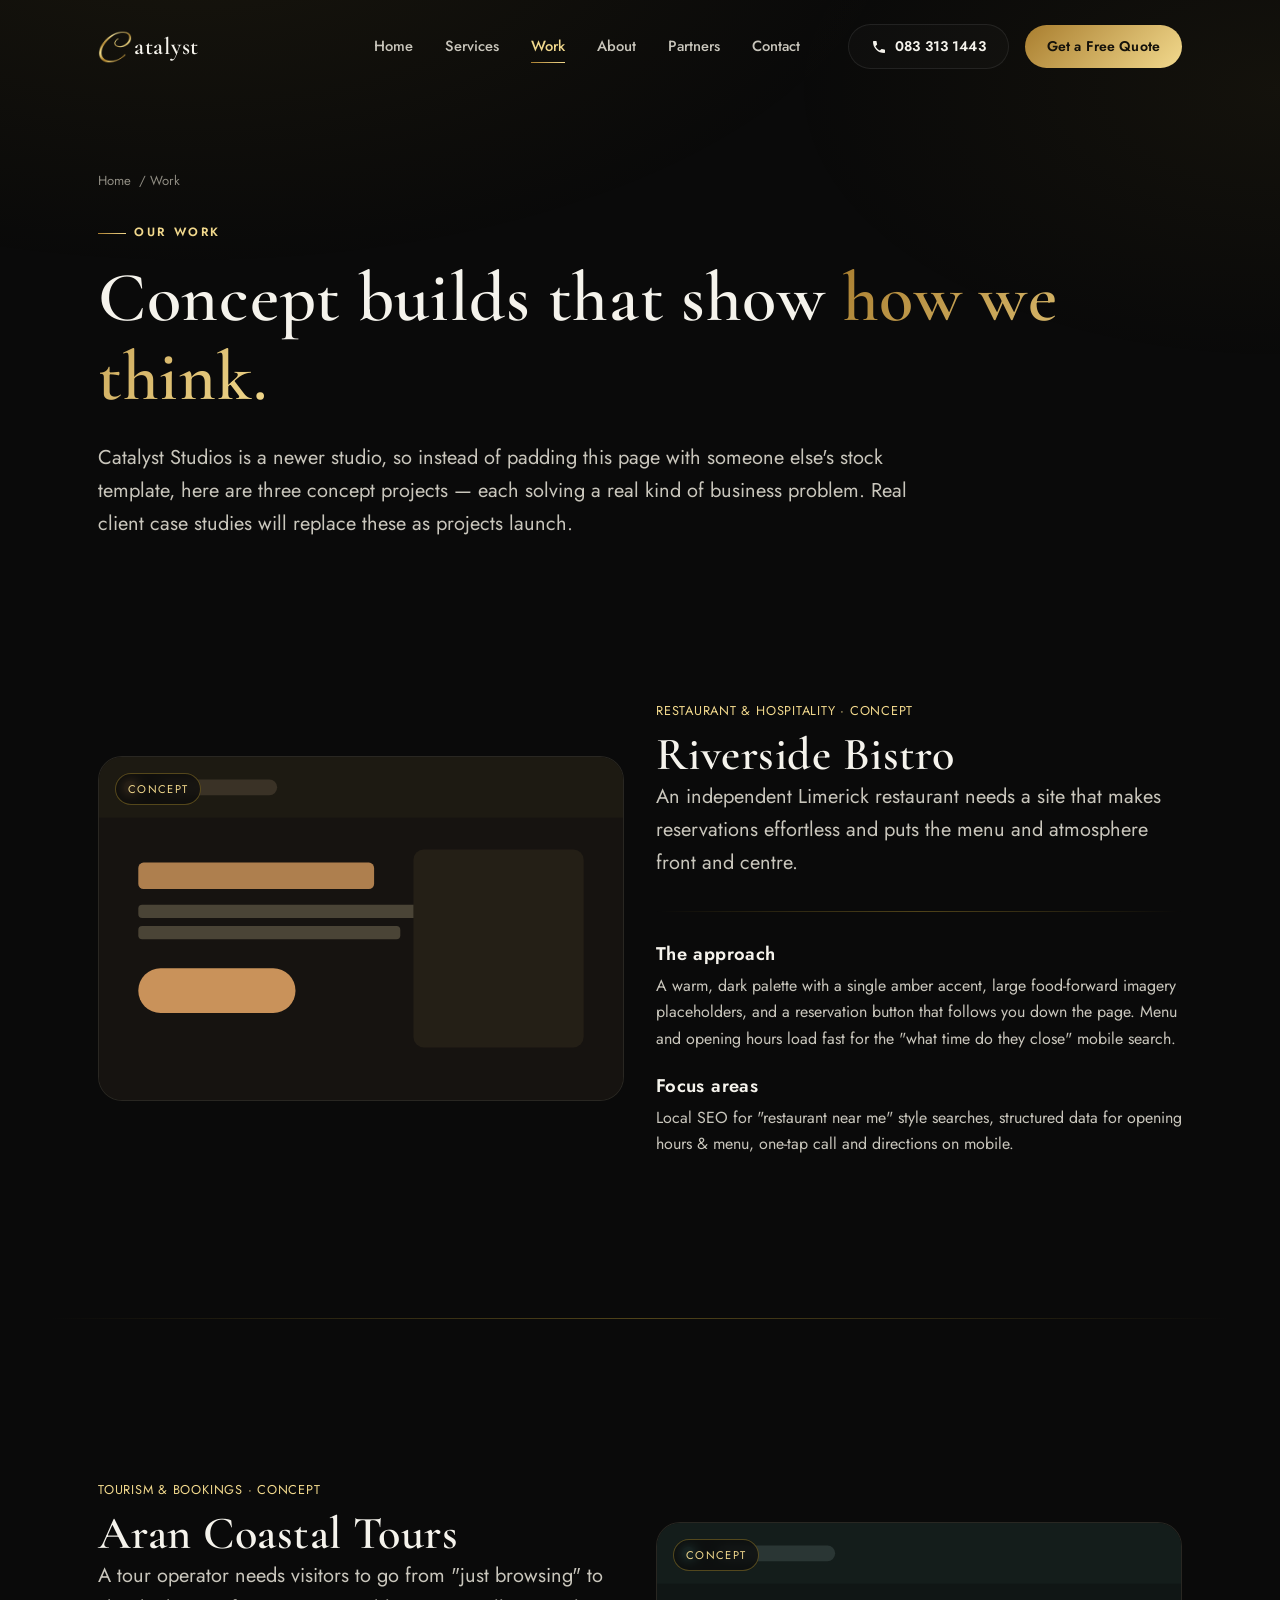
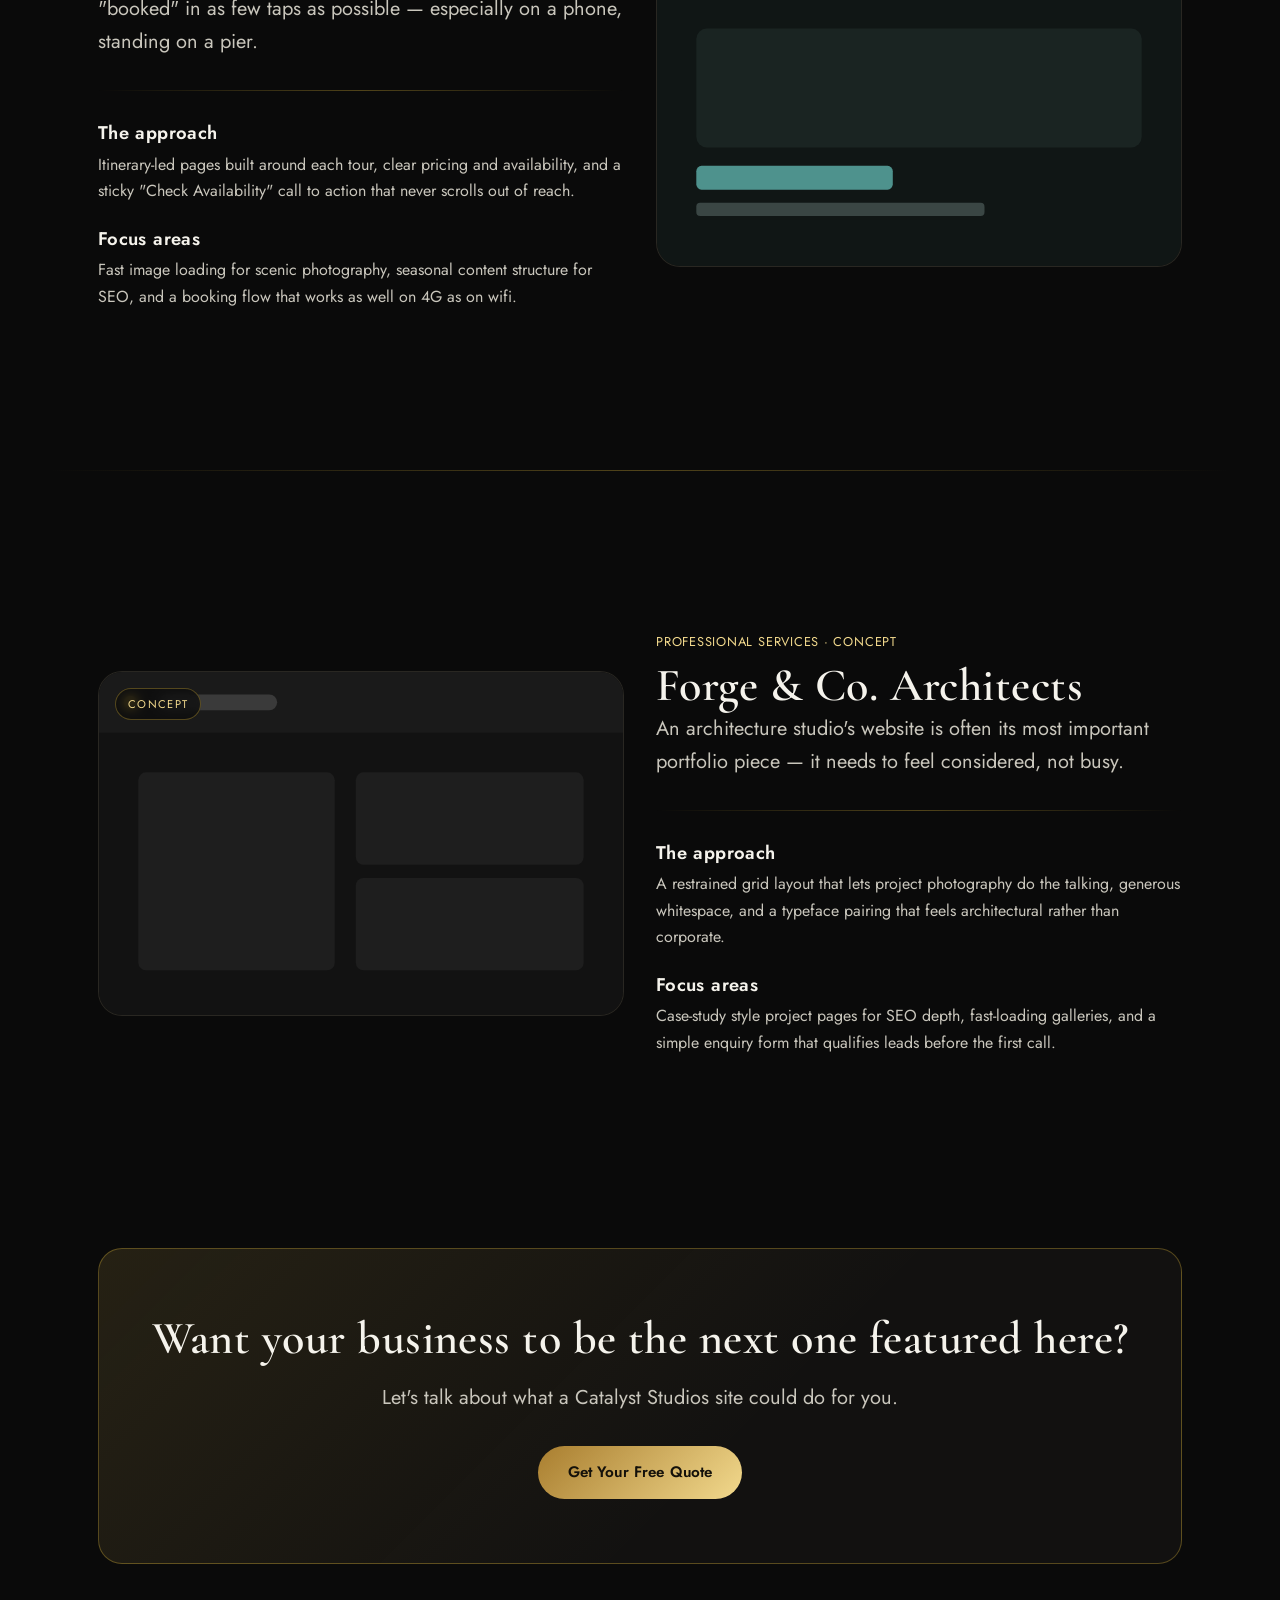
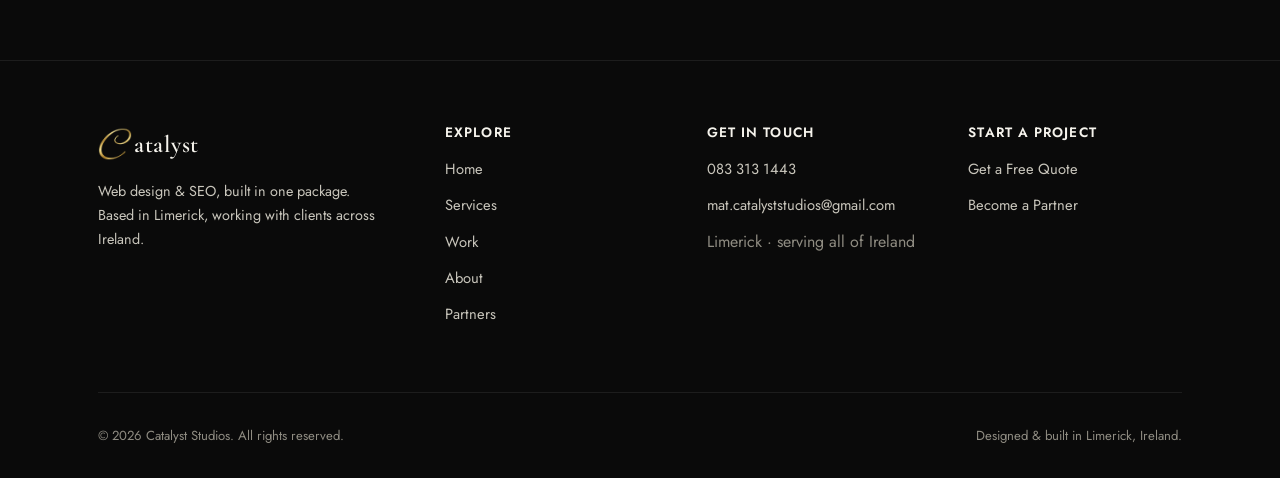
<file: work.html>
<!DOCTYPE html>
<html lang="en-IE">
<head>
<meta charset="UTF-8">
<meta name="viewport" content="width=device-width, initial-scale=1">
<title>Our Work | Catalyst Studios, Limerick</title>
<meta name="description" content="Concept case studies from Catalyst Studios showing our approach to web design across hospitality, tourism, and professional services.">
<meta name="theme-color" content="#0a0a0a">
<link rel="canonical" href="https://catalyststudios.ie/work.html">

<meta property="og:type" content="website">
<meta property="og:site_name" content="Catalyst Studios">
<meta property="og:title" content="Our Work | Catalyst Studios">
<meta property="og:description" content="A look at the kind of websites Catalyst Studios designs and builds.">
<meta property="og:url" content="https://catalyststudios.ie/work.html">
<meta name="twitter:card" content="summary_large_image">

<link rel="icon" type="image/png" sizes="32x32" href="assets/images/favicon-32.png">
<link rel="icon" type="image/png" sizes="16x16" href="assets/images/favicon-16.png">
<link rel="apple-touch-icon" sizes="180x180" href="assets/images/favicon-180.png">
<link rel="manifest" href="site.webmanifest">

<link rel="preconnect" href="https://fonts.googleapis.com">
<link rel="preconnect" href="https://fonts.gstatic.com" crossorigin>
<link href="https://fonts.googleapis.com/css2?family=Cormorant+Garamond:ital,wght@0,500;0,600;1,500&family=Jost:wght@400;500;600;700&display=swap" rel="stylesheet">

<link rel="stylesheet" href="assets/css/styles.css">
</head>
<body>

<a class="skip-link" href="#main">Skip to main content</a>

<header class="site-header" id="siteHeader">
  <div class="container header-inner">
    <a href="index.html" class="brand" aria-label="Catalyst Studios — home">
      <img class="brand-mark" src="assets/images/logo-mark.png" alt="" width="34" height="34"><span class="brand-word">atalyst</span>
    </a>
    <nav class="main-nav" id="mainNav" aria-label="Primary">
      <ul class="nav-list">
        <li><a href="index.html" class="nav-link">Home</a></li>
        <li><a href="services.html" class="nav-link">Services</a></li>
        <li><a href="work.html" class="nav-link">Work</a></li>
        <li><a href="about.html" class="nav-link">About</a></li>
        <li><a href="partners.html" class="nav-link">Partners</a></li>
        <li><a href="contact.html" class="nav-link">Contact</a></li>
      </ul>
      <div class="header-cta">
        <a href="tel:+353833131443" class="btn btn-ghost btn-sm">
          <svg width="16" height="16" viewBox="0 0 24 24" fill="none" aria-hidden="true"><path d="M6.6 10.8c1.4 2.8 3.8 5.1 6.6 6.6l2.2-2.2c.3-.3.7-.4 1-.2 1.1.4 2.3.6 3.6.6.6 0 1 .4 1 1V20c0 .6-.4 1-1 1C10.6 21 3 13.4 3 4c0-.6.4-1 1-1h3.5c.6 0 1 .4 1 1 0 1.3.2 2.5.6 3.6.1.4 0 .8-.2 1L6.6 10.8z" fill="currentColor"/></svg>
          <span>083 313 1443</span>
        </a>
        <a href="contact.html" class="btn btn-primary btn-sm">Get a Free Quote</a>
      </div>
    </nav>
    <button class="nav-toggle" id="navToggle" aria-label="Toggle menu" aria-expanded="false" aria-controls="mainNav">
      <span class="nav-toggle-bars"><span></span><span></span><span></span></span>
    </button>
  </div>
  <div class="nav-scrim" id="navScrim"></div>
</header>

<main id="main">

  <section class="page-hero">
    <div class="container">
      <p class="breadcrumb"><a href="index.html">Home</a> / Work</p>
      <div data-reveal>
        <p class="eyebrow">Our Work</p>
        <h1>Concept builds that show <span class="gold-text">how we think.</span></h1>
        <p class="text-lead" style="margin-top: var(--sp-4); max-width: 68ch;">Catalyst Studios is a newer studio, so instead of padding this page with someone else's stock template, here are three concept projects — each solving a real kind of business problem. Real client case studies will replace these as projects launch.</p>
      </div>
    </div>
  </section>

  <!-- ============ CASE 1 ============ -->
  <section class="section" id="riverside">
    <div class="container grid grid-2" style="align-items:center;">
      <div data-reveal>
        <div class="case-media" style="border-radius: var(--radius-lg); border: 1px solid var(--border);">
          <span class="case-tag">Concept</span>
          <svg viewBox="0 0 400 260" width="100%" height="100%" preserveAspectRatio="none" aria-hidden="true">
            <rect width="400" height="260" fill="#161310"/>
            <rect x="0" y="0" width="400" height="46" fill="#1d1a12"/>
            <circle cx="24" cy="23" r="5" fill="#c9925a"/>
            <rect x="46" y="17" width="90" height="12" rx="6" fill="#3a3226"/>
            <rect x="30" y="80" width="180" height="20" rx="4" fill="#c9925a" opacity="0.85"/>
            <rect x="30" y="112" width="240" height="10" rx="3" fill="#4a4436"/>
            <rect x="30" y="128" width="200" height="10" rx="3" fill="#4a4436"/>
            <rect x="30" y="160" width="120" height="34" rx="17" fill="#c9925a"/>
            <rect x="240" y="70" width="130" height="150" rx="8" fill="#241f16"/>
          </svg>
        </div>
      </div>
      <div data-reveal style="--i:1">
        <p class="kicker" style="font-size:0.8rem; color: var(--gold-light); letter-spacing:0.06em; text-transform:uppercase; margin-bottom: var(--sp-2);">Restaurant &amp; Hospitality · Concept</p>
        <h2>Riverside Bistro</h2>
        <p class="text-lead">An independent Limerick restaurant needs a site that makes reservations effortless and puts the menu and atmosphere front and centre.</p>
        <div class="divider" style="margin-block: var(--sp-5);"></div>
        <h4 style="margin-bottom: var(--sp-2);">The approach</h4>
        <p>A warm, dark palette with a single amber accent, large food-forward imagery placeholders, and a reservation button that follows you down the page. Menu and opening hours load fast for the "what time do they close" mobile search.</p>
        <h4 style="margin: var(--sp-4) 0 var(--sp-2);">Focus areas</h4>
        <p>Local SEO for "restaurant near me" style searches, structured data for opening hours &amp; menu, one-tap call and directions on mobile.</p>
      </div>
    </div>
  </section>

  <hr class="divider container">

  <!-- ============ CASE 2 ============ -->
  <section class="section" id="aran">
    <div class="container grid grid-2" style="align-items:center;">
      <div data-reveal class="order-2">
        <p class="kicker" style="font-size:0.8rem; color: var(--gold-light); letter-spacing:0.06em; text-transform:uppercase; margin-bottom: var(--sp-2);">Tourism &amp; Bookings · Concept</p>
        <h2>Aran Coastal Tours</h2>
        <p class="text-lead">A tour operator needs visitors to go from "just browsing" to "booked" in as few taps as possible — especially on a phone, standing on a pier.</p>
        <div class="divider" style="margin-block: var(--sp-5);"></div>
        <h4 style="margin-bottom: var(--sp-2);">The approach</h4>
        <p>Itinerary-led pages built around each tour, clear pricing and availability, and a sticky "Check Availability" call to action that never scrolls out of reach.</p>
        <h4 style="margin: var(--sp-4) 0 var(--sp-2);">Focus areas</h4>
        <p>Fast image loading for scenic photography, seasonal content structure for SEO, and a booking flow that works as well on 4G as on wifi.</p>
      </div>
      <div data-reveal style="--i:1">
        <div class="case-media" style="border-radius: var(--radius-lg); border: 1px solid var(--border);">
          <span class="case-tag">Concept</span>
          <svg viewBox="0 0 400 260" width="100%" height="100%" preserveAspectRatio="none" aria-hidden="true">
            <rect width="400" height="260" fill="#101615"/>
            <rect x="0" y="0" width="400" height="46" fill="#141d1b"/>
            <circle cx="24" cy="23" r="5" fill="#5aa9a3"/>
            <rect x="46" y="17" width="90" height="12" rx="6" fill="#2a3634"/>
            <rect x="30" y="80" width="340" height="90" rx="8" fill="#1a2422"/>
            <rect x="30" y="184" width="150" height="18" rx="4" fill="#5aa9a3" opacity="0.85"/>
            <rect x="30" y="212" width="220" height="10" rx="3" fill="#3a4644"/>
          </svg>
        </div>
      </div>
    </div>
  </section>

  <hr class="divider container">

  <!-- ============ CASE 3 ============ -->
  <section class="section" id="forge">
    <div class="container grid grid-2" style="align-items:center;">
      <div data-reveal>
        <div class="case-media" style="border-radius: var(--radius-lg); border: 1px solid var(--border);">
          <span class="case-tag">Concept</span>
          <svg viewBox="0 0 400 260" width="100%" height="100%" preserveAspectRatio="none" aria-hidden="true">
            <rect width="400" height="260" fill="#121212"/>
            <rect x="0" y="0" width="400" height="46" fill="#1a1a1a"/>
            <circle cx="24" cy="23" r="5" fill="#d4af37"/>
            <rect x="46" y="17" width="90" height="12" rx="6" fill="#3a3a3a"/>
            <rect x="30" y="76" width="150" height="150" rx="6" fill="#1e1e1e"/>
            <rect x="196" y="76" width="174" height="70" rx="6" fill="#1e1e1e"/>
            <rect x="196" y="156" width="174" height="70" rx="6" fill="#1e1e1e"/>
          </svg>
        </div>
      </div>
      <div data-reveal style="--i:1">
        <p class="kicker" style="font-size:0.8rem; color: var(--gold-light); letter-spacing:0.06em; text-transform:uppercase; margin-bottom: var(--sp-2);">Professional Services · Concept</p>
        <h2>Forge &amp; Co. Architects</h2>
        <p class="text-lead">An architecture studio's website is often its most important portfolio piece — it needs to feel considered, not busy.</p>
        <div class="divider" style="margin-block: var(--sp-5);"></div>
        <h4 style="margin-bottom: var(--sp-2);">The approach</h4>
        <p>A restrained grid layout that lets project photography do the talking, generous whitespace, and a typeface pairing that feels architectural rather than corporate.</p>
        <h4 style="margin: var(--sp-4) 0 var(--sp-2);">Focus areas</h4>
        <p>Case-study style project pages for SEO depth, fast-loading galleries, and a simple enquiry form that qualifies leads before the first call.</p>
      </div>
    </div>
  </section>

  <section class="section">
    <div class="container">
      <div class="cta-band" data-reveal>
        <h2>Want your business to be the next one featured here?</h2>
        <p class="text-lead" style="margin-inline:auto; margin-top: var(--sp-3);">Let's talk about what a Catalyst Studios site could do for you.</p>
        <div class="hero-actions" style="justify-content:center; margin-top: var(--sp-5);">
          <a href="contact.html" class="btn btn-primary">Get Your Free Quote</a>
        </div>
      </div>
    </div>
  </section>

</main>

<footer class="site-footer">
  <div class="container">
    <div class="footer-grid">
      <div class="footer-col">
        <a href="index.html" class="brand" aria-label="Catalyst Studios — home">
          <img class="brand-mark" src="assets/images/logo-mark.png" alt="" width="34" height="34"><span class="brand-word">atalyst</span>
        </a>
        <p style="margin-top: var(--sp-3); font-size: 0.9rem; max-width: 32ch;">Web design &amp; SEO, built in one package. Based in Limerick, working with clients across Ireland.</p>
      </div>
      <div class="footer-col">
        <h4>Explore</h4>
        <ul>
          <li><a href="index.html">Home</a></li>
          <li><a href="services.html">Services</a></li>
          <li><a href="work.html">Work</a></li>
          <li><a href="about.html">About</a></li>
          <li><a href="partners.html">Partners</a></li>
        </ul>
      </div>
      <div class="footer-col">
        <h4>Get In Touch</h4>
        <ul>
          <li><a href="tel:+353833131443">083 313 1443</a></li>
          <li><a href="mailto:mat.catalyststudios@gmail.com">mat.catalyststudios@gmail.com</a></li>
          <li><span class="text-mute">Limerick · serving all of Ireland</span></li>
        </ul>
      </div>
      <div class="footer-col">
        <h4>Start a Project</h4>
        <ul>
          <li><a href="contact.html">Get a Free Quote</a></li>
          <li><a href="partners.html">Become a Partner</a></li>
        </ul>
      </div>
    </div>
    <div class="footer-bottom">
      <span>© <span data-year></span> Catalyst Studios. All rights reserved.</span>
      <span>Designed &amp; built in Limerick, Ireland.</span>
    </div>
  </div>
</footer>

<script src="assets/js/main.js"></script>
</body>
</html>
</file>
<file: assets/css/styles.css>
/* ============================================================
   Catalyst Studios — Design System
   Bold & Modern · Black / Gold / Ivory · Subtle elegant motion
   ============================================================ */

:root{
  /* --- Color: surfaces --- */
  --bg:            #0a0a0a;
  --bg-alt:        #121110;
  --bg-elevated:   #17150f;
  --bg-elevated-2: #1d1a12;

  /* --- Color: borders --- */
  --border:        rgba(255,255,255,0.08);
  --border-strong: rgba(212,175,55,0.35);

  /* --- Color: text --- */
  --ink:           #f5f3ec;
  --ink-soft:      #c9c6bc;
  --ink-mute:      #8f8c82;

  /* --- Color: gold system --- */
  --gold-deep:     #a97e2f;
  --gold:          #d4af37;
  --gold-light:    #f2d98d;
  --gradient-gold: linear-gradient(120deg, var(--gold-deep) 0%, var(--gold) 45%, var(--gold-light) 65%, var(--gold) 85%, var(--gold-deep) 100%);
  --gradient-gold-static: linear-gradient(135deg, var(--gold-deep), var(--gold-light));

  /* --- Type --- */
  --font-display: "Cormorant Garamond", "Times New Roman", serif;
  --font-body: "Jost", "Inter", -apple-system, BlinkMacSystemFont, "Segoe UI", sans-serif;

  /* --- Spacing scale (4/8 rhythm) --- */
  --sp-1: 4px;
  --sp-2: 8px;
  --sp-3: 16px;
  --sp-4: 24px;
  --sp-5: 32px;
  --sp-6: 48px;
  --sp-7: 64px;
  --sp-8: 96px;
  --sp-9: 128px;

  /* --- Radius / shadow --- */
  --radius-sm: 8px;
  --radius-md: 14px;
  --radius-lg: 24px;
  --shadow-soft: 0 20px 60px -20px rgba(0,0,0,0.6);
  --shadow-gold: 0 8px 30px -8px rgba(212,175,55,0.35);

  /* --- Motion --- */
  --ease-out: cubic-bezier(.16,1,.3,1);
  --ease-in-out: cubic-bezier(.65,0,.35,1);
  --dur-fast: 180ms;
  --dur-med: 320ms;
  --dur-slow: 500ms;

  --container: 1180px;
}

/* ============ Reset ============ */
*, *::before, *::after{ box-sizing: border-box; }
html{ scroll-behavior: smooth; }
@media (prefers-reduced-motion: reduce){
  html{ scroll-behavior: auto; }
  *, *::before, *::after{
    animation-duration: 0.001ms !important;
    animation-iteration-count: 1 !important;
    transition-duration: 0.001ms !important;
    scroll-behavior: auto !important;
  }
}
body, h1, h2, h3, h4, p, figure, blockquote, dl, dd{ margin: 0; }
ul, ol{ margin: 0; padding: 0; list-style: none; }
img, picture, svg{ display: block; max-width: 100%; }
a{ color: inherit; text-decoration: none; }
button{ font: inherit; color: inherit; background: none; border: none; cursor: pointer; }
input, textarea, select{ font: inherit; color: inherit; }

body{
  background: var(--bg);
  color: var(--ink-soft);
  font-family: var(--font-body);
  font-size: 16px;
  line-height: 1.65;
  min-height: 100dvh;
  -webkit-font-smoothing: antialiased;
  overflow-x: hidden;
}

/* subtle film-grain / vignette texture on the whole page */
body::before{
  content:"";
  position: fixed;
  inset: 0;
  pointer-events: none;
  z-index: 0;
  background:
    radial-gradient(1200px 600px at 15% -10%, rgba(212,175,55,0.07), transparent 60%),
    radial-gradient(900px 500px at 100% 10%, rgba(212,175,55,0.05), transparent 55%);
}

h1, h2, h3, h4{
  font-family: var(--font-display);
  color: var(--ink);
  font-weight: 600;
  line-height: 1.12;
  letter-spacing: 0.01em;
}
h1{ font-size: clamp(2.6rem, 5.5vw, 4.6rem); font-weight: 600; }
h2{ font-size: clamp(2rem, 3.6vw, 3rem); }
h3{ font-size: clamp(1.35rem, 2.2vw, 1.75rem); }
h4{ font-size: 1.15rem; font-family: var(--font-body); font-weight: 600; letter-spacing: 0.02em; }

p{ max-width: 62ch; }
.text-lead{ font-size: clamp(1.05rem, 1.6vw, 1.25rem); color: var(--ink-soft); }
.text-mute{ color: var(--ink-mute); }

.gold-text{
  background: var(--gradient-gold-static);
  -webkit-background-clip: text;
  background-clip: text;
  color: transparent;
}

.eyebrow{
  display: inline-flex;
  align-items: center;
  gap: var(--sp-2);
  font-family: var(--font-body);
  font-size: 0.75rem;
  font-weight: 600;
  letter-spacing: 0.22em;
  text-transform: uppercase;
  color: var(--gold-light);
  margin-bottom: var(--sp-3);
}
.eyebrow::before{
  content:"";
  width: 28px;
  height: 1px;
  background: var(--gradient-gold-static);
}

/* ============ Layout ============ */
.container{
  width: 100%;
  max-width: var(--container);
  margin-inline: auto;
  padding-inline: var(--sp-4);
}
@media (min-width: 640px){ .container{ padding-inline: var(--sp-6); } }

section{ position: relative; z-index: 1; }
.section{ padding-block: var(--sp-8); }
@media (max-width: 640px){ .section{ padding-block: var(--sp-7); } }

.section-head{ max-width: 640px; margin-bottom: var(--sp-7); }
.section-head.center{ margin-inline: auto; text-align: center; }

.grid{ display: grid; gap: var(--sp-5); }
.grid-2{ grid-template-columns: repeat(2, 1fr); }
.grid-3{ grid-template-columns: repeat(3, 1fr); }
.grid-4{ grid-template-columns: repeat(4, 1fr); }
@media (max-width: 900px){
  .grid-3, .grid-4{ grid-template-columns: repeat(2, 1fr); }
}
@media (max-width: 640px){
  .grid-2, .grid-3, .grid-4{ grid-template-columns: 1fr; }
}

.divider{
  height: 1px;
  background: linear-gradient(90deg, transparent, var(--border-strong), transparent);
  border: none;
  margin-block: var(--sp-7);
}

/* ============ Buttons ============ */
.btn{
  display: inline-flex;
  align-items: center;
  justify-content: center;
  gap: var(--sp-2);
  padding: 14px 30px;
  border-radius: 999px;
  font-size: 0.95rem;
  font-weight: 600;
  letter-spacing: 0.01em;
  white-space: nowrap;
  transition: transform var(--dur-fast) var(--ease-out), box-shadow var(--dur-fast) var(--ease-out), border-color var(--dur-fast) var(--ease-out), background var(--dur-fast) var(--ease-out);
  min-height: 48px;
}
.btn:active{ transform: scale(0.97); }
.btn:disabled{
  opacity: 0.6;
  cursor: default;
  pointer-events: none;
}
.btn-primary{
  background: var(--gradient-gold-static);
  color: #14110a;
}
.btn-primary:hover{
  box-shadow: var(--shadow-gold);
  transform: translateY(-2px);
}
.btn-ghost{
  border: 1px solid var(--border);
  color: var(--ink);
  background: rgba(255,255,255,0.02);
}
.btn-ghost:hover{
  border-color: var(--border-strong);
  background: rgba(212,175,55,0.06);
  transform: translateY(-2px);
}
.btn-sm{ padding: 10px 22px; font-size: 0.875rem; min-height: 40px; }
.btn-block{ width: 100%; }

/* ============ Header / Nav ============ */
.site-header{
  position: fixed;
  top: 0; left: 0; right: 0;
  z-index: 100;
  padding-block: var(--sp-4);
  transition: padding var(--dur-med) var(--ease-out), background var(--dur-med) var(--ease-out), border-color var(--dur-med) var(--ease-out);
  border-bottom: 1px solid transparent;
}
.site-header.is-scrolled{
  padding-block: 14px;
  background: rgba(10,10,10,0.82);
  backdrop-filter: blur(14px) saturate(140%);
  -webkit-backdrop-filter: blur(14px) saturate(140%);
  border-bottom: 1px solid var(--border);
}
.header-inner{
  display: flex;
  align-items: center;
  justify-content: space-between;
  gap: var(--sp-4);
}

.brand{ display: flex; align-items: center; gap: 2px; }
.brand-mark{
  width: 34px; height: 34px;
  flex-shrink: 0;
  object-fit: contain;
}
.brand-word{
  font-family: var(--font-display);
  font-size: 1.5rem;
  font-weight: 600;
  letter-spacing: 0.03em;
  color: var(--ink);
}

.main-nav{ display: flex; align-items: center; gap: var(--sp-6); }
.nav-list{ display: flex; align-items: center; gap: var(--sp-5); }
.nav-link{
  position: relative;
  font-size: 0.92rem;
  font-weight: 500;
  color: var(--ink-soft);
  padding-block: 4px;
  transition: color var(--dur-fast) var(--ease-out);
}
.nav-link::after{
  content:"";
  position: absolute;
  left: 0; bottom: -2px;
  width: 0; height: 1px;
  background: var(--gradient-gold-static);
  transition: width var(--dur-med) var(--ease-out);
}
.nav-link:hover{ color: var(--ink); }
.nav-link:hover::after, .nav-link.is-active::after{ width: 100%; }
.nav-link.is-active{ color: var(--gold-light); }

.header-cta{ display: flex; align-items: center; gap: var(--sp-3); }

.nav-toggle{
  display: none;
  width: 44px; height: 44px;
  align-items: center;
  justify-content: center;
  border-radius: var(--radius-sm);
}
.nav-toggle-bars{ position: relative; width: 22px; height: 16px; }
.nav-toggle-bars span{
  position: absolute; left: 0; right: 0; height: 1.5px;
  background: var(--ink);
  transition: transform var(--dur-med) var(--ease-out), opacity var(--dur-fast) var(--ease-out), top var(--dur-med) var(--ease-out);
}
.nav-toggle-bars span:nth-child(1){ top: 0; }
.nav-toggle-bars span:nth-child(2){ top: 7px; }
.nav-toggle-bars span:nth-child(3){ top: 14px; }
.nav-open .nav-toggle-bars span:nth-child(1){ top: 7px; transform: rotate(45deg); }
.nav-open .nav-toggle-bars span:nth-child(2){ opacity: 0; }
.nav-open .nav-toggle-bars span:nth-child(3){ top: 7px; transform: rotate(-45deg); }

@media (max-width: 860px){
  .main-nav{
    position: fixed;
    inset: 0 0 0 auto;
    width: min(340px, 86vw);
    height: 100dvh;
    flex-direction: column;
    align-items: stretch;
    justify-content: flex-start;
    gap: 0;
    background: #0d0c09;
    border-left: 1px solid var(--border);
    padding: 100px var(--sp-5) var(--sp-5);
    transform: translateX(100%);
    transition: transform var(--dur-med) var(--ease-in-out);
  }
  .nav-open .main-nav{ transform: translateX(0); }
  .nav-list{ flex-direction: column; align-items: flex-start; gap: var(--sp-4); width: 100%; }
  .nav-link{ font-size: 1.15rem; }
  .header-cta{ margin-top: var(--sp-6); flex-direction: column; align-items: stretch; width: 100%; }
  .nav-toggle{ display: inline-flex; }
  .nav-scrim{
    position: fixed; inset: 0; z-index: 90;
    background: rgba(0,0,0,0.5);
    opacity: 0; pointer-events: none;
    transition: opacity var(--dur-med) var(--ease-out);
  }
  .nav-open .nav-scrim{ opacity: 1; pointer-events: auto; }
}
@media (min-width: 861px){
  .nav-scrim{ display: none; }
}

/* ============ Hero ============ */
.hero{
  padding-top: clamp(140px, 22vw, 200px);
  padding-bottom: var(--sp-8);
  position: relative;
  overflow: clip;
}
.hero-bg-glow{
  position: absolute;
  top: -10%; right: -10%;
  width: 60vw; height: 60vw;
  max-width: 700px; max-height: 700px;
  background: radial-gradient(circle, rgba(212,175,55,0.14), transparent 65%);
  pointer-events: none;
  z-index: 0;
}
.hero-inner{ position: relative; z-index: 1; max-width: 900px; }
.hero h1{ margin-bottom: var(--sp-4); }
.hero-actions{ display: flex; gap: var(--sp-3); flex-wrap: wrap; margin-top: var(--sp-6); }
.hero-meta{
  display: flex; gap: var(--sp-6); flex-wrap: wrap;
  margin-top: var(--sp-7);
  padding-top: var(--sp-5);
  border-top: 1px solid var(--border);
}
.hero-meta-item .num{
  font-family: var(--font-display);
  font-size: 1.8rem;
  color: var(--ink);
  display: block;
}
.hero-meta-item .label{ font-size: 0.82rem; color: var(--ink-mute); }

/* ============ Cards ============ */
.card{
  background: var(--bg-alt);
  border: 1px solid var(--border);
  border-radius: var(--radius-md);
  padding: var(--sp-5);
  transition: transform var(--dur-med) var(--ease-out), border-color var(--dur-med) var(--ease-out), background var(--dur-med) var(--ease-out);
}
.card:hover{
  transform: translateY(-4px);
  border-color: var(--border-strong);
  background: var(--bg-elevated);
}
.card-icon{
  width: 46px; height: 46px;
  border-radius: var(--radius-sm);
  display: flex; align-items: center; justify-content: center;
  background: rgba(212,175,55,0.1);
  border: 1px solid var(--border-strong);
  margin-bottom: var(--sp-4);
  color: var(--gold-light);
}
.card h3{ margin-bottom: var(--sp-2); }
.card p{ font-size: 0.95rem; }

/* ============ Reveal-on-scroll ============ */
[data-reveal]{
  opacity: 0;
  transform: translateY(24px);
  transition: opacity 700ms var(--ease-out), transform 700ms var(--ease-out);
}
[data-reveal].is-visible{ opacity: 1; transform: translateY(0); }
[data-reveal-group] > *{ transition-delay: calc(var(--i, 0) * 70ms); }

/* ============ Process steps ============ */
.process-steps{ counter-reset: step; }
.process-step{
  display: grid;
  grid-template-columns: auto 1fr;
  gap: var(--sp-4);
  padding-block: var(--sp-5);
  border-top: 1px solid var(--border);
}
.process-step:last-child{ border-bottom: 1px solid var(--border); }
.process-step .step-num{
  font-family: var(--font-display);
  font-size: 2.2rem;
  color: transparent;
  -webkit-text-stroke: 1px var(--border-strong);
}

/* ============ Case study cards ============ */
.case-card{
  display: grid;
  gap: var(--sp-5);
  border: 1px solid var(--border);
  border-radius: var(--radius-lg);
  overflow: hidden;
  background: var(--bg-alt);
}
.case-media{
  aspect-ratio: 16/10.5;
  background: var(--bg-elevated);
  position: relative;
  overflow: hidden;
}
.case-tag{
  position: absolute; top: var(--sp-3); left: var(--sp-3);
  font-size: 0.7rem; letter-spacing: 0.12em; text-transform: uppercase;
  padding: 6px 12px;
  border-radius: 999px;
  background: rgba(10,10,10,0.7);
  border: 1px solid var(--border-strong);
  color: var(--gold-light);
  backdrop-filter: blur(6px);
}
.case-body{ padding: 0 var(--sp-5) var(--sp-5); }
.case-body .kicker{ font-size: 0.8rem; color: var(--gold-light); letter-spacing: 0.06em; text-transform: uppercase; margin-bottom: var(--sp-2); }

/* ============ Forms ============ */
.field{ margin-bottom: var(--sp-4); }
.field label{
  display: block;
  font-size: 0.85rem;
  font-weight: 600;
  color: var(--ink);
  margin-bottom: var(--sp-2);
}
.field .req{ color: var(--gold-light); }
.field input,
.field textarea,
.field select{
  width: 100%;
  background: var(--bg-alt);
  border: 1px solid var(--border);
  border-radius: var(--radius-sm);
  padding: 13px 16px;
  min-height: 48px;
  color: var(--ink);
  transition: border-color var(--dur-fast) var(--ease-out), background var(--dur-fast) var(--ease-out);
}
.field textarea{ min-height: 140px; resize: vertical; }
.field input::placeholder, .field textarea::placeholder{ color: var(--ink-mute); }
.field input:focus, .field textarea:focus, .field select:focus{
  outline: none;
  border-color: var(--gold);
  background: var(--bg-elevated);
}
.field-hint{ font-size: 0.78rem; color: var(--ink-mute); margin-top: 6px; }
.field-row{ display: grid; grid-template-columns: 1fr 1fr; gap: var(--sp-4); }
@media (max-width: 640px){ .field-row{ grid-template-columns: 1fr; } }

fieldset{ border: none; padding: 0; }
.radio-card-group{ display: grid; grid-template-columns: repeat(3,1fr); gap: var(--sp-3); }
@media (max-width: 640px){ .radio-card-group{ grid-template-columns: 1fr; } }
.radio-card{
  position: relative;
  border: 1px solid var(--border);
  border-radius: var(--radius-sm);
  padding: var(--sp-3);
  cursor: pointer;
  transition: border-color var(--dur-fast) var(--ease-out), background var(--dur-fast) var(--ease-out);
}
.radio-card input{ position: absolute; opacity: 0; width: 1px; height: 1px; }
.radio-card:has(input:checked){
  border-color: var(--gold);
  background: rgba(212,175,55,0.08);
}
.radio-card:has(input:focus-visible){ outline: 2px solid var(--gold); outline-offset: 2px; }
.radio-card .title{ font-weight: 600; color: var(--ink); font-size: 0.92rem; }
.radio-card .desc{ font-size: 0.8rem; color: var(--ink-mute); }

.form-status{
  margin-top: var(--sp-4);
  padding: var(--sp-3) var(--sp-4);
  border-radius: var(--radius-sm);
  font-size: 0.9rem;
  display: none;
}
.form-status.is-visible{ display: block; }
.form-status.success{ background: rgba(66,163,110,0.12); border: 1px solid rgba(66,163,110,0.4); color: #a8e6c1; }
.form-status.error{ background: rgba(200,70,70,0.12); border: 1px solid rgba(200,70,70,0.4); color: #f3b4b4; }

/* ============ Accordion (FAQ) ============ */
.accordion-item{ border-top: 1px solid var(--border); }
.accordion-item:last-child{ border-bottom: 1px solid var(--border); }
.accordion-trigger{
  width: 100%;
  display: flex; align-items: center; justify-content: space-between;
  gap: var(--sp-4);
  padding-block: var(--sp-4);
  text-align: left;
  font-family: var(--font-body);
  font-weight: 600;
  font-size: 1rem;
  color: var(--ink);
}
.accordion-icon{
  flex-shrink: 0;
  width: 22px; height: 22px;
  position: relative;
}
.accordion-icon::before, .accordion-icon::after{
  content:"";
  position: absolute;
  background: var(--gold-light);
  transition: transform var(--dur-med) var(--ease-out);
}
.accordion-icon::before{ top: 50%; left: 0; width: 100%; height: 1.5px; transform: translateY(-50%); }
.accordion-icon::after{ top: 0; left: 50%; width: 1.5px; height: 100%; transform: translateX(-50%); }
.accordion-item.is-open .accordion-icon::after{ transform: translateX(-50%) rotate(90deg); opacity: 0; }
.accordion-panel{
  display: grid;
  grid-template-rows: 0fr;
  transition: grid-template-rows var(--dur-med) var(--ease-out);
}
.accordion-item.is-open .accordion-panel{ grid-template-rows: 1fr; }
.accordion-panel-inner{ overflow: hidden; }
.accordion-panel p{ padding-bottom: var(--sp-4); font-size: 0.95rem; }

/* ============ Pricing / package cards ============ */
.package-card{
  position: relative;
  border: 1px solid var(--border);
  border-radius: var(--radius-lg);
  padding: var(--sp-5);
  display: flex;
  flex-direction: column;
  background: var(--bg-alt);
}
.package-card.is-featured{
  border-color: var(--border-strong);
  background: linear-gradient(180deg, rgba(212,175,55,0.07), var(--bg-alt) 40%);
}
.package-badge{
  position: absolute; top: -13px; left: var(--sp-5);
  background: var(--gradient-gold-static);
  color: #14110a;
  font-size: 0.72rem; font-weight: 700; letter-spacing: 0.06em; text-transform: uppercase;
  padding: 5px 14px;
  border-radius: 999px;
}
.package-list{ margin-block: var(--sp-5); flex: 1; }
.package-list li{
  display: flex; gap: 10px;
  align-items: flex-start;
  font-size: 0.92rem;
  color: var(--ink-soft);
  padding-block: 7px;
}
.package-list svg{ flex-shrink: 0; margin-top: 3px; color: var(--gold-light); }

/* ============ Testimonial / quote ============ */
.quote-block{
  border-left: 2px solid var(--gold);
  padding-left: var(--sp-5);
}
.quote-block p{ font-family: var(--font-display); font-size: 1.4rem; color: var(--ink); font-style: italic; }
.quote-attrib{ margin-top: var(--sp-3); font-size: 0.88rem; color: var(--ink-mute); }

/* ============ CTA band ============ */
.cta-band{
  border-radius: var(--radius-lg);
  border: 1px solid var(--border-strong);
  background: linear-gradient(135deg, rgba(212,175,55,0.1), transparent 60%), var(--bg-alt);
  padding: var(--sp-7) var(--sp-6);
  text-align: center;
}

/* ============ Footer ============ */
.site-footer{
  border-top: 1px solid var(--border);
  padding-block: var(--sp-7) var(--sp-5);
}
.footer-grid{
  display: grid;
  grid-template-columns: 1.4fr 1fr 1fr 1fr;
  gap: var(--sp-6);
  margin-bottom: var(--sp-7);
}
@media (max-width: 760px){ .footer-grid{ grid-template-columns: 1fr 1fr; } }
@media (max-width: 480px){ .footer-grid{ grid-template-columns: 1fr; } }
.footer-col h4{ color: var(--ink); margin-bottom: var(--sp-3); font-size: 0.85rem; letter-spacing: 0.08em; text-transform: uppercase; }
.footer-col ul{ display: flex; flex-direction: column; gap: 10px; }
.footer-col a{ font-size: 0.92rem; color: var(--ink-soft); transition: color var(--dur-fast); }
.footer-col a:hover{ color: var(--gold-light); }
.footer-bottom{
  display: flex; justify-content: space-between; align-items: center; gap: var(--sp-4);
  padding-top: var(--sp-5);
  border-top: 1px solid var(--border);
  font-size: 0.82rem;
  color: var(--ink-mute);
  flex-wrap: wrap;
}

/* ============ Utility ============ */
.skip-link{
  position: absolute; left: -9999px; top: 0;
  background: var(--gold); color: #14110a;
  padding: 12px 20px; z-index: 1000; border-radius: 0 0 8px 0;
  font-weight: 600;
}
.skip-link:focus{ left: 0; }
:focus-visible{ outline: 2px solid var(--gold); outline-offset: 3px; }
.visually-hidden{
  position: absolute; width: 1px; height: 1px;
  overflow: hidden; clip: rect(0 0 0 0); white-space: nowrap;
}
.mt-0{ margin-top: 0; }
.center-text{ text-align: center; }
.flex-center{ display: flex; align-items: center; }
.gap-3{ gap: var(--sp-3); }

/* ============ Page hero (inner pages) ============ */
.page-hero{
  padding-top: clamp(130px, 18vw, 170px);
  padding-bottom: var(--sp-7);
}
.breadcrumb{
  display: flex; gap: 8px; align-items: center;
  font-size: 0.82rem; color: var(--ink-mute);
  margin-bottom: var(--sp-4);
}
.breadcrumb a:hover{ color: var(--gold-light); }
</file>
